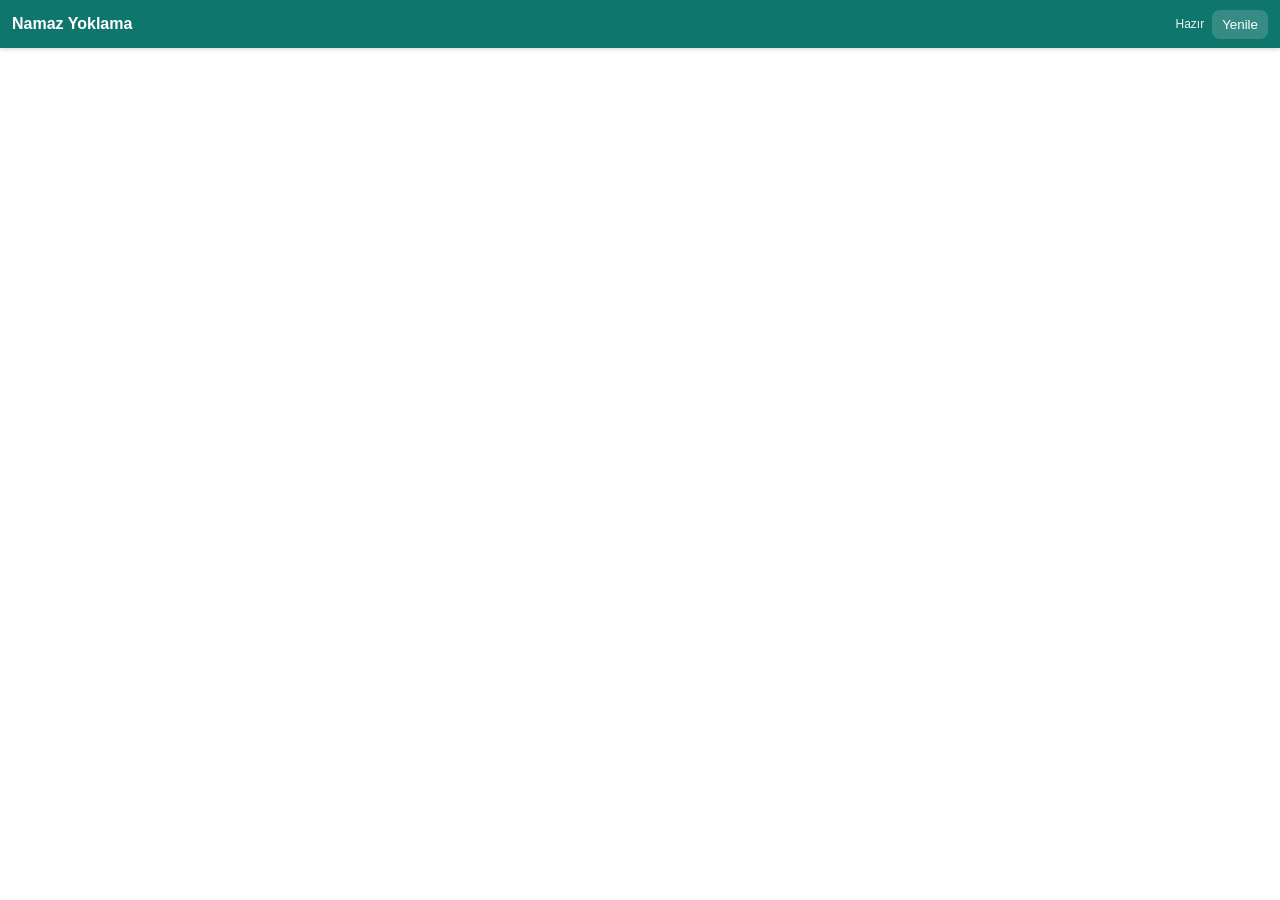
<file: index.html>
<!doctype html>
<html lang="tr">
<head>
  <meta charset="utf-8">
  <meta name="viewport" content="width=device-width,initial-scale=1,viewport-fit=cover">
  <meta name="theme-color" content="#0f766e">
  <meta name="mobile-web-app-capable" content="yes">
  <meta name="apple-mobile-web-app-capable" content="yes">
  <meta name="apple-mobile-web-app-status-bar-style" content="black-translucent">
  <meta name="apple-mobile-web-app-title" content="Namaz Yoklama">
  <title>Namaz Yoklama</title>
  <link rel="manifest" href="./manifest.webmanifest">
  <link rel="icon" href="./icon-192.png" sizes="192x192">
  <link rel="apple-touch-icon" href="./icon-192.png">
  <style>
    :root { color-scheme: light; }
    * { box-sizing:border-box; }
    html,body { margin:0; height:100%; background:#f5f7f7; font-family:Arial,Helvetica,sans-serif; }
    body { overflow:hidden; }
    #app { position:fixed; inset:0; display:flex; flex-direction:column; }
    #bar {
      min-height:48px; padding:env(safe-area-inset-top) 12px 0;
      display:flex; align-items:center; gap:8px;
      background:#0f766e; color:white; box-shadow:0 1px 5px rgba(0,0,0,.18);
      z-index:3;
    }
    #title { font-weight:700; flex:1; }
    #status { font-size:12px; opacity:.92; }
    #reload {
      border:0; background:rgba(255,255,255,.16); color:white; border-radius:8px;
      padding:7px 10px; cursor:pointer;
    }
    #frame { border:0; width:100%; flex:1; background:white; }
    #offline {
      display:none; position:fixed; inset:48px 0 0 0; place-items:center;
      padding:24px; background:#f5f7f7; z-index:4;
    }
    .card {
      width:min(420px, 92vw); padding:28px; border-radius:18px; background:white;
      box-shadow:0 8px 32px rgba(0,0,0,.10); text-align:center;
    }
    .card h2 { margin:0 0 10px; color:#0f766e; }
    .card p { margin:0 0 18px; line-height:1.5; color:#46505a; }
    .card button {
      border:0; background:#0f766e; color:white; border-radius:10px;
      padding:11px 18px; font-weight:700; cursor:pointer;
    }
  </style>
</head>
<body>
  <div id="app">
    <div id="bar">
      <div id="title">Namaz Yoklama</div>
      <div id="status">Bağlanıyor…</div>
      <button id="reload" type="button">Yenile</button>
    </div>

    <iframe id="frame"
      src="https://script.google.com/macros/s/AKfycby5_wXsLHny2VXss3kvzQi4NnKpRM-qEjPIhDOTPyXzJwRealYgl0-qHcEm0qS_2WBS/exec"
      allow="clipboard-read; clipboard-write"
      referrerpolicy="strict-origin-when-cross-origin"
      title="Namaz Yoklama">
    </iframe>
  </div>

  <div id="offline">
    <div class="card">
      <h2>İnternet bağlantısı yok</h2>
      <p>Namaz Yoklama uygulamasına erişmek için internet bağlantısı gereklidir.</p>
      <button type="button" onclick="location.reload()">Tekrar Dene</button>
    </div>
  </div>

  <script>
    const frame = document.getElementById('frame');
    const statusEl = document.getElementById('status');
    const offline = document.getElementById('offline');
    const reload = document.getElementById('reload');

    function updateNetwork() {
      if (navigator.onLine) {
        offline.style.display = 'none';
        statusEl.textContent = 'Çevrimiçi';
      } else {
        offline.style.display = 'grid';
        statusEl.textContent = 'Çevrimdışı';
      }
    }

    window.addEventListener('online', () => {
      updateNetwork();
      frame.src = 'https://script.google.com/macros/s/AKfycby5_wXsLHny2VXss3kvzQi4NnKpRM-qEjPIhDOTPyXzJwRealYgl0-qHcEm0qS_2WBS/exec';
    });

    window.addEventListener('offline', updateNetwork);

    frame.addEventListener('load', () => {
      if (navigator.onLine) statusEl.textContent = 'Hazır';
    });

    reload.addEventListener('click', () => {
      if (navigator.onLine) frame.src = 'https://script.google.com/macros/s/AKfycby5_wXsLHny2VXss3kvzQi4NnKpRM-qEjPIhDOTPyXzJwRealYgl0-qHcEm0qS_2WBS/exec';
      else updateNetwork();
    });

    updateNetwork();

    if ('serviceWorker' in navigator) {
      window.addEventListener('load', () => {
        navigator.serviceWorker.register('./sw.js').catch(() => {});
      });
    }
  </script>
</body>
</html>
</file>
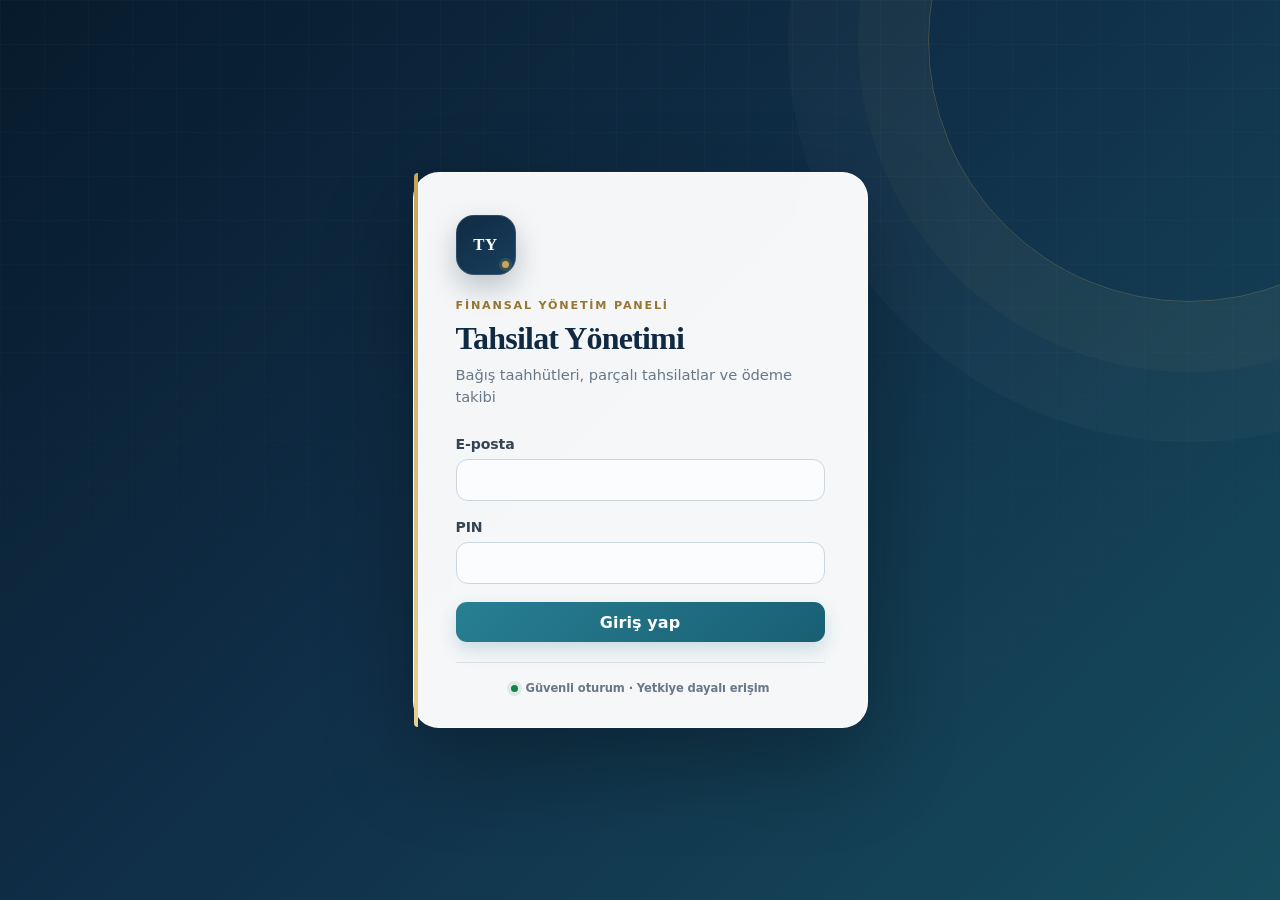
<file: github-pages-pwa-hazir/index.html>
<!doctype html>
<html lang="tr">
<head>
  <meta charset="utf-8">
  <meta name="viewport" content="width=device-width, initial-scale=1, viewport-fit=cover">
  <meta name="theme-color" content="#163A5F">
  <meta name="apple-mobile-web-app-capable" content="yes">
  <meta name="apple-mobile-web-app-status-bar-style" content="default">
  <meta name="apple-mobile-web-app-title" content="Tahsilat">
  <link rel="icon" type="image/svg+xml" href="data:image/svg+xml,%3Csvg xmlns='http://www.w3.org/2000/svg' viewBox='0 0 64 64'%3E%3Crect width='64' height='64' rx='14' fill='%23163A5F'/%3E%3Cpath d='M18 20h28v7H18zm0 12h19v7H18zm0 12h12v7H18z' fill='white'/%3E%3Ccircle cx='46' cy='43' r='10' fill='%232E75B6'/%3E%3Cpath d='M42 43l3 3 6-7' fill='none' stroke='white' stroke-width='3' stroke-linecap='round' stroke-linejoin='round'/%3E%3C/svg%3E">
  <title>Tahsilat Yönetimi</title>
  <meta name="description" content="Tahsilat, taahhüt, öğrenci, personel ve öğretmen ödemeleri yönetimi">
  <link rel="manifest" href="./manifest.webmanifest">
  <link rel="apple-touch-icon" href="./icons/apple-touch-icon.png">
  <link rel="stylesheet" href="./styles.css?v=102">
</head>
<body class="session-restoring">
  <div id="toast" class="toast" role="status" aria-live="polite"></div>
  <main id="loginView" class="login-shell hidden">
    <section class="login-card">
      <div class="brand-mark">TY</div>
      <span class="login-eyebrow">Finansal yönetim paneli</span>
      <h1>Tahsilat Yönetimi</h1>
      <p>Bağış taahhütleri, parçalı tahsilatlar ve ödeme takibi</p>
      <form id="loginForm" class="stack">
        <label>E-posta<input id="loginEmail" type="email" autocomplete="username" required></label>
        <label>PIN<input id="loginPin" type="password" inputmode="numeric" autocomplete="current-password" minlength="4" maxlength="8" required></label>
        <button class="btn primary" type="submit">Giriş yap</button>
      </form>
      <div class="login-assurance"><span></span>Güvenli oturum · Yetkiye dayalı erişim</div>
    </section>
  </main>

  <div id="appView" class="app hidden">
    <aside class="sidebar">
      <a id="homeBrand" class="brand" href="#dashboard" aria-label="Ana sayfaya git"><span class="brand-mark small">TY</span><div><strong>Tahsilat</strong><span>Finans ve operasyon</span></div></a>
      <nav id="nav" aria-label="Ana menü"></nav>
      <div class="profile"><strong id="profileName"></strong><span id="profileRole"></span><button id="installBtn" class="btn ghost" type="button">Telefona ekle</button><button id="logoutBtn" class="btn ghost">Çıkış</button></div>
    </aside>
    <div class="workspace">
      <header class="topbar">
        <button id="menuBtn" class="icon-btn" aria-label="Menüyü aç">☰</button>
        <div><h2 id="pageTitle">Genel görünüm</h2><p id="pageHint"></p></div>
        <div id="syncStatus" class="sync-status" title="Veri kaynağı"><span></span><strong>Canlı veri</strong></div>
        <div id="backgroundStatus" class="background-status hidden" role="status"><span></span><strong>İşlem arka planda sürüyor</strong></div>
        <div class="date-filter"><label>Başlangıç<input id="startDate" type="date"></label><label>Bitiş<input id="endDate" type="date"></label><label class="inline-check"><input id="filterLists" type="checkbox">Listelere uygula</label><button id="applyFilter" class="btn secondary">Uygula</button></div>
      </header>
      <section id="content" class="content" aria-live="polite"></section>
    </div>
  </div>

  <dialog id="modal"><div class="modal-card"><div class="modal-head"><div><span class="modal-eyebrow">TAHSİLAT YÖNETİMİ</span><h3 id="modalTitle"></h3></div><button class="icon-btn modal-close" type="button" aria-label="Kapat" onclick="document.getElementById('modal').close()">×</button></div><div id="modalBody"></div></div></dialog>
  <div id="sessionWarning" class="session-warning hidden" role="alertdialog" aria-modal="true" aria-labelledby="sessionWarningTitle">
    <div class="session-warning-card">
      <div class="session-warning-icon" aria-hidden="true">⌛</div>
      <strong id="sessionWarningTitle">Oturum kapanmak üzere</strong>
      <p>Uzun süredir işlem yapılmadı. Oturumunuz <span id="sessionCountdown">2:00</span> içinde kapanacak.</p>
      <button class="btn primary" type="button" onclick="continueSession()">Oturuma devam et</button>
    </div>
  </div>
  <script src="./app.js?v=108" defer></script>
</body>
</html>
</file>
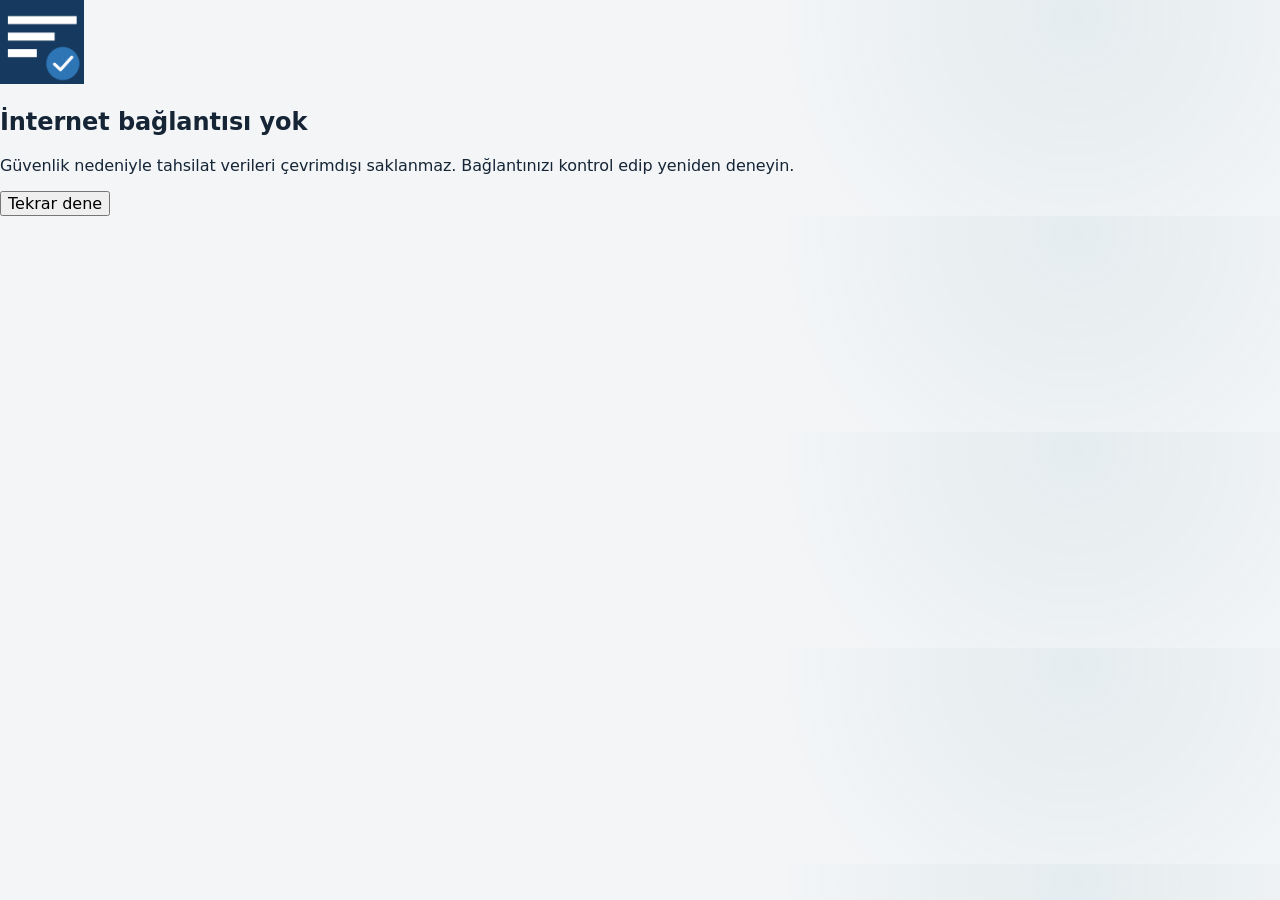
<file: github-pages-pwa-hazir/offline.html>
<!doctype html>
<html lang="tr">
<head><meta charset="utf-8"><meta name="viewport" content="width=device-width,initial-scale=1"><meta name="theme-color" content="#163a5f"><title>Çevrimdışı — Tahsilat Yönetimi</title><link rel="stylesheet" href="./styles.css"></head>
<body><main class="app-shell"><section class="message-card"><img src="./icons/icon-192.png" alt="" width="84" height="84"><h1>İnternet bağlantısı yok</h1><p>Güvenlik nedeniyle tahsilat verileri çevrimdışı saklanmaz. Bağlantınızı kontrol edip yeniden deneyin.</p><button class="primary-button" type="button" onclick="location.href='./'">Tekrar dene</button></section></main></body>
</html>
</file>
<file: github-pages-pwa-hazir/styles.css>
:root{--navy:#163a5f;--blue:#2e75b6;--blue2:#e8f1f9;--ink:#17212b;--muted:#657180;--line:#dce4eb;--bg:#f4f7fa;--white:#fff;--green:#14804a;--amber:#a66300;--red:#b42318;--radius:14px;--shadow:0 18px 50px rgba(22,58,95,.12);--number-font:"Palatino Linotype","Book Antiqua",Palatino,Georgia,"Times New Roman",serif}
*{box-sizing:border-box}html,body{max-width:100%;overflow-x:hidden}body{margin:0;font-family:Arial,Helvetica,sans-serif;color:var(--ink);background:var(--bg);font-size:16px}button,input,select,textarea{font:inherit}button{cursor:pointer}.hidden{display:none!important}
.login-shell{min-height:100vh;display:grid;place-items:center;padding:24px;background:linear-gradient(135deg,#102f4d,#1e5f96)}.login-card{width:min(420px,100%);background:#fff;border-radius:22px;padding:36px;box-shadow:0 24px 70px rgba(0,0,0,.25)}.login-card h1{margin:20px 0 6px;color:var(--navy);font-size:1.65rem}.login-card p{margin:0 0 28px;color:var(--muted);line-height:1.5}.brand-mark{width:56px;height:56px;display:grid;place-items:center;border-radius:16px;background:var(--navy);color:#fff;font-weight:800;letter-spacing:.04em}.brand-mark.small{width:42px;height:42px;border-radius:12px;background:#fff;color:var(--navy)}
.stack{display:grid;gap:18px}label{display:grid;gap:7px;font-size:.88rem;font-weight:700;color:#344454}input,select,textarea{width:100%;border:1px solid #c8d3dd;border-radius:10px;padding:11px 12px;background:#fff;color:var(--ink);outline:none}input:focus,select:focus,textarea:focus{border-color:var(--blue);box-shadow:0 0 0 3px rgba(46,117,182,.14)}textarea{min-height:84px;resize:vertical}.btn{border:0;border-radius:10px;padding:11px 16px;font-weight:700}.btn.primary{background:var(--blue);color:#fff}.btn.secondary{background:var(--navy);color:#fff}.btn.ghost{background:transparent;color:inherit;border:1px solid rgba(255,255,255,.25)}.btn.danger{background:#fff1f0;color:var(--red)}.btn:disabled{opacity:.55;cursor:not-allowed}
.app{min-height:100vh;display:grid;grid-template-columns:250px 1fr}.sidebar{position:sticky;top:0;height:100vh;background:var(--navy);color:#fff;padding:20px 14px;display:flex;flex-direction:column;z-index:5}.brand{display:flex;align-items:center;gap:12px;padding:4px 8px 24px}.brand div{display:grid;gap:2px}.brand span{font-size:.78rem;color:#cbd9e6}.sidebar nav{display:grid;gap:5px;min-height:0;overflow-y:auto;padding-right:2px}.nav-btn{display:flex;align-items:center;gap:10px;border:0;background:transparent;color:#d9e5ef;padding:12px;border-radius:10px;text-align:left;font-weight:700}.nav-btn:hover,.nav-btn.active{background:rgba(255,255,255,.12);color:#fff}.nav-dot{width:8px;height:8px;border-radius:50%;background:#79a9d1}.profile{margin-top:auto;padding:16px 8px 4px;display:grid;gap:6px;border-top:1px solid rgba(255,255,255,.16)}.profile span{font-size:.8rem;color:#cbd9e6}.profile .btn{margin-top:8px}.workspace{min-width:0}.topbar{background:#fff;border-bottom:1px solid var(--line);padding:18px 26px;display:flex;align-items:center;gap:18px;position:sticky;top:0;z-index:4}.topbar h2{margin:0;font-size:1.35rem;color:var(--navy)}.topbar p{margin:4px 0 0;color:var(--muted);font-size:.86rem}.icon-btn{display:none;border:0;background:transparent;font-size:1.4rem;color:var(--navy);padding:6px}.date-filter{margin-left:auto;display:flex;align-items:end;gap:10px}.date-filter label{font-size:.74rem}.date-filter input{padding:8px}.content{padding:24px;display:grid;gap:20px}.cards{display:grid;grid-template-columns:repeat(4,minmax(0,1fr));gap:14px}.card,.panel{background:#fff;border:1px solid var(--line);border-radius:var(--radius);box-shadow:0 2px 7px rgba(22,58,95,.04)}.card{padding:18px}.card span{display:block;color:var(--muted);font-size:.82rem;font-weight:700}.card strong{display:block;margin-top:8px;font-size:1.55rem;color:var(--navy)}.panel{padding:20px}.panel-head{display:flex;align-items:center;justify-content:space-between;gap:12px;margin-bottom:14px}.panel-head h3{margin:0;color:var(--navy);font-size:1.05rem}.panel-head p{margin:4px 0 0;color:var(--muted);font-size:.82rem}.grid-2{display:grid;grid-template-columns:1fr 1fr;gap:20px}.table-wrap{overflow:auto;border:1px solid var(--line);border-radius:12px}.data-table{width:100%;border-collapse:collapse;min-width:760px}.data-table th{position:sticky;top:0;background:var(--navy);color:#fff;text-align:left;padding:11px 12px;font-size:.78rem;white-space:nowrap}.data-table td{padding:10px 12px;border-bottom:1px solid #e8edf2;font-size:.86rem;white-space:nowrap}.data-table tbody tr:hover{background:#f7fafc}.money{text-align:right;font-variant-numeric:tabular-nums}.status{display:inline-flex;align-items:center;border-radius:999px;padding:5px 9px;font-size:.75rem;font-weight:800}.status.green{background:#e7f6ed;color:var(--green)}.status.amber{background:#fff4dd;color:var(--amber)}.status.red{background:#ffedeb;color:var(--red)}.empty{padding:32px;text-align:center;color:var(--muted)}.bar-list{display:grid;gap:13px}.bar-row{display:grid;grid-template-columns:minmax(120px,1fr) 2fr auto;gap:12px;align-items:center;font-size:.85rem}.bar-track{height:10px;background:#e7edf3;border-radius:99px;overflow:hidden}.bar-fill{height:100%;background:var(--blue);border-radius:99px}.actions{display:flex;gap:8px;flex-wrap:wrap}.tabs{display:flex;gap:8px;margin-bottom:14px}.tab{border:1px solid var(--line);background:#fff;color:var(--navy);border-radius:9px;padding:8px 12px;font-weight:700}.tab.active{background:var(--navy);color:#fff}.modal-card{width:min(620px,calc(100vw - 32px));border:0;border-radius:18px;padding:0;box-shadow:var(--shadow)}dialog::backdrop{background:rgba(12,31,48,.55)}.modal-head{display:flex;align-items:center;justify-content:space-between;padding:18px 20px;border-bottom:1px solid var(--line)}.modal-head h3{margin:0;color:var(--navy)}.modal-head .icon-btn{display:block}.form-grid{padding:20px;display:grid;grid-template-columns:1fr 1fr;gap:16px}.form-grid .wide{grid-column:1/-1}.form-actions{grid-column:1/-1;display:flex;justify-content:flex-end;gap:10px;padding-top:6px}.toast{position:fixed;right:22px;bottom:22px;z-index:20;background:#17212b;color:#fff;border-radius:10px;padding:12px 16px;box-shadow:var(--shadow);opacity:0;transform:translateY(12px);pointer-events:none;transition:.2s}.toast.show{opacity:1;transform:none}.toast.error{background:var(--red)}.loading{padding:50px;text-align:center;color:var(--muted)}
.inline-check{display:flex!important;align-items:center;gap:6px;white-space:nowrap;padding-bottom:7px}.inline-check input{width:auto;margin:0}
.card,.panel,.workspace{min-width:0}.grid-2{grid-template-columns:minmax(0,1fr) minmax(0,1fr)}.table-wrap{width:100%;max-width:100%}#modal{width:min(620px,calc(100vw - 32px));border:0;padding:0;max-width:calc(100vw - 20px);max-height:calc(100dvh - 24px);overflow:hidden}.modal-card{display:flex;flex-direction:column;width:100%;max-width:100%;max-height:calc(100dvh - 24px);overflow:hidden}.modal-head{flex:0 0 auto}.modal-body,#modalBody{min-height:0;overflow-y:auto;overflow-x:hidden;overscroll-behavior:contain;scrollbar-gutter:stable;-webkit-overflow-scrolling:touch}.form-grid>*{min-width:0}input,select,textarea{min-width:0}.field-invalid{border-color:var(--red)!important;box-shadow:0 0 0 3px rgba(183,53,46,.14)!important}
.row-actions{display:flex;gap:6px}.cell-note{display:block;max-width:220px;margin-top:5px;color:var(--muted);font-size:.72rem;white-space:normal}.btn.tiny{padding:6px 9px;border:1px solid var(--line);background:#fff;color:var(--navy);font-size:.75rem}.btn.tiny.danger{background:#fff1f0;color:var(--red);border-color:#ffd0cc}
.check-field{border:1px solid var(--line);border-radius:10px;padding:12px}.check-field legend{padding:0 6px;font-size:.88rem;font-weight:700;color:#344454}.check-grid{display:grid;grid-template-columns:1fr 1fr;gap:10px}.check-item{display:flex;grid-template-columns:none;align-items:center;gap:8px;padding:9px;border:1px solid #e4eaf0;border-radius:9px;background:#f8fafc}.check-item input{width:auto;margin:0}.check-item span{font-weight:600}
.upload-note{display:grid;gap:5px;padding:12px;border:1px solid #cfe0ef;border-radius:10px;background:#f1f7fc;color:#344454;font-size:.84rem;line-height:1.45}.upload-note strong{color:var(--navy)}
.cash-opening-summary{display:grid;grid-template-columns:repeat(3,minmax(0,1fr));gap:9px;padding:13px;border:1px solid #cbdde5;border-radius:14px;background:linear-gradient(135deg,#f7fbfc,#edf5f7)}.cash-opening-summary>div{display:grid;gap:5px;padding:11px 12px;border:1px solid #dce7eb;border-radius:11px;background:#fff}.cash-opening-summary span{color:var(--muted);font-size:.69rem;font-weight:800}.cash-opening-summary strong{color:var(--navy);font-size:.96rem;font-variant-numeric:tabular-nums}.cash-opening-summary strong.invalid{color:var(--red)}.cash-opening-summary p{grid-column:1/-1;margin:0;padding:9px 11px;border-radius:9px;background:#e7f3ec;color:#256b48;font-size:.75rem;line-height:1.45}.cash-opening-summary p.invalid{background:#ffedeb;color:var(--red)}.income-text{color:var(--green)!important}.expense-text{color:var(--red)!important}
@media(max-width:760px){.cash-opening-summary{grid-template-columns:1fr}.cash-opening-summary p{grid-column:1}}
.search-picker{display:grid;gap:10px}.picker-status{font-size:.8rem;color:var(--muted)}.picker-list{display:grid;gap:8px;max-height:270px;overflow:auto}.picker-item{display:grid;gap:4px;width:100%;text-align:left;border:1px solid var(--line);background:#fff;border-radius:10px;padding:10px;color:var(--ink)}.picker-item:hover{border-color:var(--blue);background:#f6faff}.picker-item.selected{border-color:var(--blue);background:var(--blue2);box-shadow:0 0 0 2px rgba(46,117,182,.12)}.picker-item strong{color:var(--navy)}.picker-item span{font-size:.8rem;color:var(--muted);line-height:1.35}
.bulk-picker{display:grid;gap:10px}.bulk-picker-tools{display:flex;align-items:end;justify-content:space-between;gap:12px}.bulk-picker-tools label{flex:1}.bulk-picker-list{display:grid;gap:8px;max-height:360px;overflow:auto;padding-right:3px}.bulk-picker-item{display:grid;grid-template-columns:auto minmax(0,1fr) 130px;align-items:center;gap:10px;border:1px solid var(--line);border-radius:11px;padding:9px;background:#fff}.bulk-picker-item.selected{border-color:var(--blue);background:var(--blue2)}.bulk-picker-item>.bulk-check{width:18px;height:18px}.bulk-picker-copy{display:grid;gap:3px;border:0;background:transparent;text-align:left;color:var(--ink);padding:2px;cursor:pointer}.bulk-picker-copy strong{color:var(--navy)}.bulk-picker-copy span{font-size:.78rem;color:var(--muted)}.bulk-picker-item>label{font-size:.7rem}.bulk-picker-item .bulk-amount{padding:8px}.bulk-picker-summary{display:flex;align-items:center;justify-content:space-between;padding:10px 12px;border-radius:10px;background:#f1f7fc;color:var(--navy)}
.student-import-item{grid-template-columns:auto minmax(0,1fr)}
.drill-note{margin-bottom:12px;padding:10px 12px;border-radius:10px;background:#f1f7fc;color:var(--muted);font-size:.82rem}.drill-row{cursor:pointer}.data-table tbody tr.drill-row:hover{background:#e8f2fb}.drill-nav{display:flex;align-items:center;gap:14px;margin-bottom:14px;padding:12px 14px;border:1px solid #bcd5e9;border-radius:11px;background:#f1f7fc}.drill-nav>div{display:grid;gap:3px}.drill-nav strong{color:var(--navy)}.drill-nav span{color:var(--muted);font-size:.8rem}
.staff-payment-filters{display:grid;grid-template-columns:repeat(5,minmax(130px,1fr)) auto;align-items:end;gap:10px;margin-bottom:10px;padding:12px;border:1px solid var(--line);border-radius:11px;background:#f8fafc}.staff-payment-filters label{font-size:.72rem}.staff-payment-filters input,.staff-payment-filters select{padding:8px}.staff-payment-filters .filter-actions{display:flex;gap:7px}.filter-result{margin-bottom:12px;color:var(--muted);font-size:.8rem}.filter-result strong{color:var(--navy)}
.staff-accrual-filters{grid-template-columns:repeat(4,minmax(140px,1fr))}.staff-accrual-filters .filter-actions{align-self:end}
.accrual-filter-summary{display:grid;grid-template-columns:repeat(4,minmax(130px,1fr));gap:8px;margin-bottom:12px}.accrual-filter-summary>div{display:grid;gap:3px;padding:10px 12px;border:1px solid var(--line);border-radius:10px;background:#fff}.accrual-filter-summary span{color:var(--muted);font-size:.7rem}.accrual-filter-summary strong{color:var(--navy);font-size:.92rem}.accrual-filter-summary>div:last-child strong{color:var(--red)}
.staff-scope-bar{display:flex;align-items:center;justify-content:space-between;gap:14px;margin-bottom:14px;padding:12px 14px;border:1px solid #bcd5e9;border-radius:12px;background:#f1f7fc}.staff-scope-bar>div:first-child{display:grid;gap:3px}.staff-scope-bar strong{color:var(--navy)}.staff-scope-bar span{color:var(--muted);font-size:.8rem}.staff-scope-modal{display:grid;gap:12px}.staff-scope-modal>p{margin:0;color:var(--muted);font-size:.86rem}.staff-scope-months{display:flex;gap:8px;overflow:auto;padding:2px 1px 7px}.staff-scope-month{display:grid;gap:2px;min-width:130px;padding:10px 13px;border:1px solid var(--line);border-radius:11px;background:#fff;color:var(--ink);text-align:left;cursor:pointer}.staff-scope-month strong{font-size:.83rem;color:var(--navy)}.staff-scope-month span{font-size:.7rem;color:var(--muted)}.staff-scope-month.active{border-color:var(--blue);background:var(--blue2);box-shadow:inset 0 -3px 0 var(--blue)}.staff-scope-month-panel{display:grid;gap:10px}.staff-scope-month-tools{display:flex;gap:7px;flex-wrap:wrap}.staff-scope-list{display:grid;grid-template-columns:1fr 1fr;gap:8px;max-height:360px;overflow:auto}.staff-scope-item{display:flex;align-items:center;gap:10px;padding:10px;border:1px solid var(--line);border-radius:10px;background:#fff;cursor:pointer}.staff-scope-item:has(input:checked){border-color:var(--blue);background:var(--blue2)}.staff-scope-item input{width:18px;height:18px}.staff-scope-item span{display:grid;gap:2px}.staff-scope-item strong{color:var(--navy);font-size:.86rem}.staff-scope-item small{color:var(--muted);font-size:.74rem}.staff-scope-footer{display:flex;align-items:center;justify-content:space-between;gap:10px;padding:10px 12px;border-radius:10px;background:#f8fafc}.staff-scope-footer span{font-weight:700;color:var(--navy)}
.bulk-target-checks{max-height:390px;overflow:auto}.bulk-target-tools{display:flex;align-items:center;gap:8px;margin-bottom:10px}.bulk-target-tools span{margin-left:auto;color:var(--muted);font-size:.78rem}.carry-note{display:grid;gap:5px;padding:13px;border:1px solid #bcd5e9;border-radius:10px;background:#f1f7fc}.carry-note strong{color:var(--navy)}.carry-note span{color:var(--muted);font-size:.8rem}
.clickable-card{cursor:pointer;transition:transform .15s,border-color .15s,box-shadow .15s}.clickable-card:hover,.clickable-card:focus{transform:translateY(-2px);border-color:var(--blue);box-shadow:0 8px 22px rgba(22,58,95,.12);outline:none}.clickable-card em{display:block;margin-top:7px;color:var(--blue);font-size:.72rem;font-style:normal;font-weight:700}.remaining-modal-summary{display:grid;grid-template-columns:repeat(3,1fr) auto;align-items:center;gap:10px;padding:18px 20px;border-bottom:1px solid var(--line);background:#f8fafc}.remaining-modal-summary>div{display:grid;gap:4px}.remaining-modal-summary>div span{color:var(--muted);font-size:.74rem}.remaining-modal-summary>div strong{color:var(--navy);font-size:1.15rem}.remaining-tables{display:grid;gap:12px;padding:18px 20px;max-height:65vh;overflow:auto}.remaining-tables h4{margin:6px 0 0;color:var(--navy)}
dialog.wide-modal .modal-card{width:min(900px,calc(100vw - 32px))}
.pledge-search{display:grid;grid-template-columns:minmax(220px,420px) auto auto 1fr;gap:9px;align-items:center;margin-bottom:14px}.pledge-search span{color:var(--muted);font-size:.82rem}.selectable-row{cursor:pointer}.selectable-row input{width:auto;pointer-events:none}.data-table tbody tr.selected-row{background:#e5f1fb;box-shadow:inset 4px 0 0 var(--blue)}.selected-record-actions{display:flex;align-items:center;justify-content:space-between;gap:14px;margin-bottom:14px;padding:12px 14px;border:1px solid #bcd5e9;border-radius:11px;background:#f1f7fc}.selected-record-actions strong{color:var(--navy);font-size:.88rem}.selected-pledge-summary{display:grid;gap:5px;padding:13px;border:1px solid #bcd5e9;border-radius:10px;background:#f1f7fc}.selected-pledge-summary strong{color:var(--navy)}.selected-pledge-summary span{font-size:.84rem;color:var(--muted)}
.pledge-filters{display:grid;grid-template-columns:repeat(5,minmax(130px,1fr)) auto;gap:9px;align-items:end;margin-bottom:14px;padding:12px;border:1px solid var(--line);border-radius:11px;background:#f8fafc}.pledge-filters label{font-size:.72rem}.pledge-filters select{padding:9px}.bar-value{min-width:150px}.panel-head p{line-height:1.4}
.pledge-filter-summary{display:grid;grid-template-columns:repeat(4,minmax(140px,1fr));gap:10px;margin-top:14px;padding:14px;border:1px solid #bcd5e9;border-radius:12px;background:#f1f7fc}.pledge-filter-summary>div{display:grid;gap:4px}.pledge-filter-summary span{color:var(--muted);font-size:.74rem}.pledge-filter-summary strong{color:var(--navy);font-size:1.05rem}.pledge-filter-summary>div:last-child strong{color:var(--red)}
.pledge-column-chooser{display:grid;gap:13px}.pledge-column-chooser>p{margin:0;color:var(--muted);font-size:.86rem}.pledge-column-tools{display:flex;gap:8px;flex-wrap:wrap}.pledge-column-grid{display:grid;grid-template-columns:repeat(3,minmax(0,1fr));gap:8px}.pledge-column-item{display:flex;align-items:center;gap:9px;padding:10px;border:1px solid var(--line);border-radius:10px;background:#f8fafc;cursor:pointer}.pledge-column-item:has(input:checked){border-color:var(--blue);background:var(--blue2)}.pledge-column-item input{width:18px;height:18px;margin:0}.pledge-column-item span{font-size:.78rem;font-weight:700;color:var(--navy)}
.income-cell{color:var(--green);font-weight:700}.finance-cell{color:var(--blue);font-weight:700}.expense-cell{color:var(--red);font-weight:700}
.overdue-value{color:var(--red)!important;font-weight:800}.student-plan-note{display:grid;gap:4px;color:var(--muted);font-size:.75rem}.student-plan-note strong{color:var(--navy)}
.target-toolbar{display:flex;align-items:end;justify-content:flex-end;gap:10px;flex-wrap:wrap;margin:0 0 14px}.target-toolbar label{min-width:210px}.target-toolbar select{padding:9px}
.target-status-cell{display:grid;gap:5px;min-width:145px}.target-status-cell small{color:var(--muted);font-size:.7rem;line-height:1.25}
.pagination{display:flex;align-items:center;justify-content:space-between;gap:12px;padding:12px 4px 0;color:var(--muted);font-size:.82rem}.pagination>div{display:flex;gap:7px}.pagination.single{justify-content:flex-end}
.install-help{padding:20px;display:grid;gap:12px;line-height:1.55;color:#344454}.install-help p{margin:0}.install-help strong{color:var(--navy)}
.sync-status,.background-status{display:flex;align-items:center;gap:8px;padding:8px 11px;border-radius:999px;font-size:.76rem;white-space:nowrap}.sync-status{margin-left:auto;background:#e7f6ed;color:var(--green)}.sync-status.cached{background:#e8f1fb;color:var(--blue)}.sync-status.syncing{background:#fff4dd;color:var(--amber)}.sync-status span{width:8px;height:8px;border-radius:50%;background:currentColor;box-shadow:0 0 0 3px color-mix(in srgb,currentColor 16%,transparent)}.sync-status.syncing span{border:2px solid currentColor;border-right-color:transparent;background:transparent;animation:busy-spin .8s linear infinite}.sync-status strong,.background-status strong{font-size:inherit}.background-status{background:#fff4dd;color:var(--amber)}.background-status span{width:9px;height:9px;border:2px solid currentColor;border-right-color:transparent;border-radius:50%;animation:busy-spin .8s linear infinite}@keyframes busy-spin{to{transform:rotate(360deg)}}body.operation-running .content .btn,body.operation-running .content .selectable-row{pointer-events:none;opacity:.58}body.operation-running #modal .btn.primary{pointer-events:none;opacity:.55}
@media(max-width:1050px){.cards{grid-template-columns:repeat(2,1fr)}.grid-2{grid-template-columns:1fr}.app{grid-template-columns:220px 1fr}.pledge-filters{grid-template-columns:repeat(3,1fr)}.staff-payment-filters{grid-template-columns:repeat(3,minmax(130px,1fr))}.topbar{flex-wrap:wrap}.date-filter{width:100%;margin-left:0;justify-content:flex-end}}
@media(max-width:760px){.app{display:block}.sidebar{position:fixed;left:-270px;width:250px;transition:.2s;box-shadow:var(--shadow)}.sidebar.open{left:0}.icon-btn{display:block}.topbar{padding:14px 16px}.date-filter{display:grid;grid-template-columns:1fr 1fr;width:100%;gap:8px}.date-filter .inline-check,.date-filter .btn{align-self:end}.content{padding:16px}.cards{grid-template-columns:1fr}.form-grid{grid-template-columns:1fr}.form-grid .wide,.form-actions{grid-column:1}.login-card{padding:28px 22px}.bar-row{grid-template-columns:1fr}.bar-row .money{text-align:left}.check-grid{grid-template-columns:1fr}.pledge-search{grid-template-columns:1fr 1fr}.pledge-search input,.pledge-search span{grid-column:1/-1}.pledge-filters,.staff-payment-filters{grid-template-columns:1fr 1fr}.staff-payment-filters .filter-actions{grid-column:1/-1}.staff-payment-filters .filter-actions .btn{flex:1}.selected-record-actions,.drill-nav{align-items:flex-start;flex-direction:column}.target-toolbar{align-items:stretch}.target-toolbar label,.target-toolbar .btn{width:100%}.pagination{align-items:flex-start;flex-direction:column}.pagination>div{width:100%}.pagination .btn{flex:1}.bulk-picker-tools{align-items:stretch;flex-direction:column}.bulk-picker-tools .actions{width:100%}.bulk-picker-tools .btn{flex:1}.bulk-picker-item{grid-template-columns:auto minmax(0,1fr)}.bulk-picker-item>label{grid-column:2}.remaining-modal-summary{grid-template-columns:1fr 1fr}.remaining-modal-summary>.status{justify-self:start}}
@media(max-width:760px){.staff-scope-bar{align-items:stretch;flex-direction:column}.staff-scope-bar .actions{width:100%}.staff-scope-bar .btn{flex:1}.staff-scope-list{grid-template-columns:1fr}.staff-scope-month-tools .btn{flex:1}.staff-scope-footer{align-items:stretch;flex-direction:column}.bulk-target-tools{align-items:stretch;flex-wrap:wrap}.bulk-target-tools span{width:100%;margin-left:0}}
@media(max-width:760px){.pledge-filter-summary{grid-template-columns:1fr 1fr}}
@media(max-width:760px){.pledge-column-grid{grid-template-columns:1fr 1fr}.pledge-column-tools .btn{flex:1}}
@media(max-width:760px){.accrual-filter-summary{grid-template-columns:1fr 1fr}}
/* Premium visual layer */
:root{--navy:#102a43;--navy-deep:#071a2b;--navy-soft:#183f5d;--blue:#26758a;--blue2:#e9f3f5;--gold:#c9a55a;--gold-soft:#fff8e9;--ink:#152536;--muted:#687889;--line:#dce3e9;--bg:#f3f5f7;--white:#fff;--radius:18px;--shadow:0 18px 45px rgba(15,42,67,.09);--shadow-soft:0 5px 18px rgba(15,42,67,.06)}
body{font-family:"Aptos","Segoe UI",Inter,system-ui,-apple-system,sans-serif;background:radial-gradient(circle at 84% 8%,rgba(38,117,138,.07),transparent 27%),var(--bg);letter-spacing:-.006em}
.login-shell{position:relative;isolation:isolate;overflow:hidden;background:linear-gradient(135deg,#071a2b 0%,#102f49 48%,#164c5d 100%)}
.login-shell:before{content:"";position:absolute;inset:0;z-index:-2;background-image:linear-gradient(rgba(255,255,255,.025) 1px,transparent 1px),linear-gradient(90deg,rgba(255,255,255,.025) 1px,transparent 1px);background-size:44px 44px;mask-image:linear-gradient(to bottom,black,transparent)}
.login-shell:after{content:"";position:absolute;width:520px;height:520px;right:-170px;top:-220px;z-index:-1;border-radius:50%;border:1px solid rgba(201,165,90,.28);box-shadow:0 0 0 70px rgba(201,165,90,.04),0 0 0 140px rgba(255,255,255,.025)}
.login-card{position:relative;width:min(455px,100%);padding:42px 42px 32px;border:1px solid rgba(255,255,255,.78);border-radius:26px;background:rgba(255,255,255,.96);box-shadow:0 34px 90px rgba(0,0,0,.3);backdrop-filter:blur(18px)}
.login-card:before{content:"";position:absolute;inset:0 auto 0 0;width:4px;border-radius:26px 0 0 26px;background:linear-gradient(var(--gold),#e8d095)}
.brand-mark{position:relative;width:60px;height:60px;border-radius:18px;background:linear-gradient(145deg,var(--navy),var(--navy-soft));box-shadow:0 12px 28px rgba(15,42,67,.25),inset 0 0 0 1px rgba(255,255,255,.12);font-family:Georgia,serif;font-size:1.05rem}
.brand-mark:after{content:"";position:absolute;right:7px;bottom:7px;width:7px;height:7px;border-radius:50%;background:var(--gold);box-shadow:0 0 0 3px rgba(201,165,90,.18)}
.login-eyebrow{display:block;margin-top:24px;color:#987630;font-size:.7rem;font-weight:800;letter-spacing:.16em;text-transform:uppercase}
.login-card h1{margin:8px 0 7px;font-family:Georgia,"Times New Roman",serif;font-size:2rem;font-weight:700;letter-spacing:-.025em}
.login-card p{font-size:.92rem}
.login-assurance{display:flex;align-items:center;justify-content:center;gap:8px;margin-top:20px;padding-top:18px;border-top:1px solid var(--line);color:var(--muted);font-size:.72rem;font-weight:600}.login-assurance span{width:7px;height:7px;border-radius:50%;background:var(--green);box-shadow:0 0 0 4px rgba(20,128,74,.1)}
input,select,textarea{border-color:#ccd6de;border-radius:12px;padding:12px 13px;background:#fbfcfd;transition:border-color .18s,box-shadow .18s,background .18s}input:hover,select:hover,textarea:hover{border-color:#aebcc7;background:#fff}input:focus,select:focus,textarea:focus{border-color:var(--blue);background:#fff;box-shadow:0 0 0 4px rgba(38,117,138,.12)}
.btn{min-height:40px;border-radius:11px;padding:10px 16px;letter-spacing:.005em;box-shadow:none;transition:transform .16s,box-shadow .16s,background .16s}.btn:hover:not(:disabled){transform:translateY(-1px)}.btn.primary{background:linear-gradient(135deg,#287f92,#195f74);box-shadow:0 8px 18px rgba(38,117,138,.2)}.btn.primary:hover:not(:disabled){box-shadow:0 11px 24px rgba(38,117,138,.28)}.btn.secondary{background:linear-gradient(135deg,var(--navy),#173c59);box-shadow:0 7px 16px rgba(15,42,67,.15)}.btn.danger{border:1px solid #f2d1cd;background:#fff5f3}.btn.tiny{min-height:32px;border-radius:9px;background:#fff;box-shadow:0 2px 7px rgba(15,42,67,.04)}
.app{grid-template-columns:274px minmax(0,1fr)}
.sidebar{width:274px;height:100vh;height:100dvh;padding:12px 10px 9px;overflow:hidden;background:radial-gradient(circle at 20% 0%,rgba(61,137,151,.28),transparent 27%),linear-gradient(180deg,#0c263b 0%,#071b2c 100%);border-right:1px solid rgba(255,255,255,.08);box-shadow:10px 0 30px rgba(7,26,43,.08)}
.brand{flex:0 0 auto;padding:2px 8px 12px;margin-bottom:3px;border-bottom:1px solid rgba(255,255,255,.09)}.brand-mark.small{width:40px;height:40px;border-radius:13px;background:linear-gradient(145deg,#fff,#e8edf0);color:var(--navy);box-shadow:0 8px 20px rgba(0,0,0,.2)}.brand strong{font-family:Georgia,"Times New Roman",serif;font-size:1.02rem;letter-spacing:.015em}.brand span{color:#9fb2c1;font-size:.64rem;letter-spacing:.055em;text-transform:uppercase}
.sidebar nav{flex:1 1 auto;align-content:start;gap:2px;min-height:0;padding:3px 1px 4px;overflow-y:auto;overflow-x:hidden;overscroll-behavior:contain;scrollbar-width:none}.sidebar nav::-webkit-scrollbar{width:0;height:0}.nav-btn{position:relative;min-height:38px;gap:9px;padding:5px 8px;border:1px solid transparent;border-radius:10px;color:#bfd0dc;font-size:.79rem;font-weight:650;line-height:1.15;transition:background .14s,color .14s,border-color .14s}.nav-btn:hover{background:rgba(255,255,255,.06);color:#fff}.nav-btn.active{border-color:rgba(201,165,90,.25);background:linear-gradient(90deg,rgba(201,165,90,.17),rgba(255,255,255,.055));color:#fff;box-shadow:inset 3px 0 0 var(--gold)}.nav-icon{display:grid;place-items:center;width:26px;height:26px;flex:0 0 26px;border-radius:8px;background:rgba(255,255,255,.055);color:#8fb1bf}.nav-icon svg{width:16px;height:16px;fill:none;stroke:currentColor;stroke-width:1.75;stroke-linecap:round;stroke-linejoin:round}.nav-btn.active .nav-icon{background:rgba(201,165,90,.14);color:#e2c884}
.profile{flex:0 0 auto;margin:3px 3px 0;padding:8px 6px 0;display:grid;grid-template-columns:1fr 1fr;gap:5px 6px;border-top-color:rgba(255,255,255,.1)}.profile strong,.profile>span{grid-column:1/-1}.profile strong{font-size:.8rem;line-height:1.15}.profile span{color:#91a7b8;font-size:.7rem}.profile .btn{min-height:31px;margin-top:1px;padding:6px 7px;font-size:.72rem}.profile .btn.ghost{border-color:rgba(255,255,255,.13);background:rgba(255,255,255,.035);color:#dce6ed}.profile .btn.ghost:hover{background:rgba(255,255,255,.09);transform:none}
.workspace{background:transparent}.topbar{min-height:82px;padding:16px 28px;border-bottom:1px solid rgba(15,42,67,.08);background:rgba(255,255,255,.86);box-shadow:0 5px 22px rgba(15,42,67,.045);backdrop-filter:blur(18px)}.topbar h2{font-family:Georgia,"Times New Roman",serif;font-size:1.5rem;letter-spacing:-.02em}.topbar p{color:#778695}.date-filter{padding:7px;border:1px solid var(--line);border-radius:14px;background:#f8fafb}.date-filter label{padding-left:4px}.date-filter input{border:0;background:transparent;padding:7px 5px}.date-filter .btn{min-height:34px}.content{padding:26px 28px 38px;gap:22px;max-width:1800px;width:100%;margin:0 auto}
.sync-status,.background-status{border:1px solid rgba(20,128,74,.12);box-shadow:0 3px 10px rgba(15,42,67,.04)}
.cards{grid-template-columns:repeat(auto-fit,minmax(190px,1fr));gap:16px}.card,.panel{border:1px solid rgba(15,42,67,.09);border-radius:var(--radius);background:rgba(255,255,255,.95);box-shadow:var(--shadow-soft)}.card{position:relative;overflow:hidden;padding:21px 20px}.card:after{content:"";position:absolute;inset:0 0 auto;height:3px;background:linear-gradient(90deg,var(--gold),rgba(201,165,90,.15))}.card:nth-child(2n):after{background:linear-gradient(90deg,var(--blue),rgba(38,117,138,.12))}.card span{font-size:.74rem;letter-spacing:.06em;text-transform:uppercase}.card strong{margin-top:10px;font-family:Georgia,"Times New Roman",serif;font-size:1.65rem;letter-spacing:-.025em}.clickable-card:hover,.clickable-card:focus{transform:translateY(-3px);border-color:rgba(38,117,138,.45);box-shadow:0 18px 35px rgba(15,42,67,.12)}
.panel{padding:22px}.panel-head{margin-bottom:17px;padding-bottom:14px;border-bottom:1px solid #e8edf1}.panel-head h3{font-family:Georgia,"Times New Roman",serif;font-size:1.13rem}.panel-head p{margin-top:5px}.grid-2{gap:22px}
.table-wrap{border-color:#dfe5ea;border-radius:14px;background:#fff;box-shadow:inset 0 1px 0 rgba(255,255,255,.7)}.data-table th{padding:12px 13px;background:linear-gradient(180deg,#173b57,#102d46);font-size:.7rem;letter-spacing:.055em;text-transform:uppercase}.data-table td{padding:11px 13px;border-bottom-color:#edf0f3;font-size:.83rem}.data-table tbody tr:nth-child(even){background:#fafbfc}.data-table tbody tr:hover{background:#f0f7f8}.data-table tbody tr.selected-row{background:#e6f1f3;box-shadow:inset 4px 0 0 var(--gold)}
.tabs{display:inline-flex;padding:4px;border:1px solid var(--line);border-radius:12px;background:#f3f6f8}.tab{border:0;border-radius:9px;background:transparent;color:#5f7181}.tab.active{background:#fff;color:var(--navy);box-shadow:0 3px 12px rgba(15,42,67,.11)}.reference-tab-groups{display:flex;justify-content:space-between;align-items:flex-start;gap:14px;flex-wrap:wrap}.reference-tab-groups .tabs{margin-bottom:14px}
.bar-track{height:9px;background:#e7ecef}.bar-fill{background:linear-gradient(90deg,#26758a,#63a8ad)}
.status{border:1px solid currentColor;padding:4px 9px}.status.green{border-color:#bfe5cf}.status.amber{border-color:#efd7a8}.status.red{border-color:#f0c7c3}
.pledge-search,.pledge-filters,.staff-payment-filters,.staff-scope-bar,.pledge-filter-summary,.selected-record-actions{border-radius:14px;background:#f8fafb}.pledge-filters,.staff-payment-filters{border-color:#e0e6eb}.pledge-filter-summary>div,.accrual-filter-summary>div{border-radius:12px;box-shadow:0 3px 12px rgba(15,42,67,.04)}
.modal-card{border:1px solid rgba(255,255,255,.75);border-radius:22px;box-shadow:0 34px 90px rgba(7,26,43,.28)}dialog::backdrop{background:rgba(5,19,31,.64);backdrop-filter:blur(4px)}.modal-head{padding:19px 22px;background:linear-gradient(180deg,#fff,#f8fafb)}.modal-head h3{font-family:Georgia,"Times New Roman",serif;font-size:1.2rem}.form-grid{padding:22px}
.toast{border:1px solid rgba(255,255,255,.15);border-radius:13px;background:#102a43;box-shadow:0 18px 45px rgba(7,26,43,.24)}
@media(max-width:1050px){.app{grid-template-columns:230px 1fr}.sidebar{width:230px}.content{padding:22px}}
@media(max-width:760px){.sidebar{left:-286px;width:274px}.topbar{padding:13px 15px;background:rgba(255,255,255,.94)}.content{padding:15px 13px 28px}.login-card{padding:34px 26px 26px}.login-shell:after{right:-330px}.card{padding:18px}.panel{padding:16px}.panel-head{align-items:flex-start;flex-direction:column}.panel-head>.actions{width:100%}.panel-head>.actions .btn{flex:1}.date-filter{padding:8px}.tabs{display:flex;overflow-x:auto}.tab{white-space:nowrap}.pledge-column-grid{grid-template-columns:1fr}}

/* Clickable brand and link-based navigation */
.brand{color:inherit;text-decoration:none;cursor:pointer}.brand:focus-visible,.nav-btn:focus-visible{outline:2px solid var(--gold);outline-offset:3px}.nav-btn{text-decoration:none}
.bulk-edit-banner{display:flex;align-items:center;gap:12px;margin-bottom:14px;padding:13px 15px;border:1px solid #e0c98e;border-radius:13px;background:var(--gold-soft);color:#64522a}.bulk-edit-banner strong{flex:0 0 auto;color:#7b6022}.bulk-edit-banner span{font-size:.8rem;line-height:1.45}.bulk-edit-count{display:inline-flex;align-items:center;padding:8px 11px;border:1px solid #bcd5e9;border-radius:999px;background:#f1f7fc;color:var(--navy);font-size:.76rem;font-weight:800}.data-table tbody tr.bulk-edit-row{background:#fffdf7}.data-table tbody tr.bulk-edit-row:hover{background:#fff9e9}.bulk-cell-input{min-width:120px;width:100%;height:34px;padding:6px 8px;border-radius:8px;background:#fff;border-color:#d9c68f;font-size:.78rem}.bulk-cell-input:focus{border-color:var(--gold);box-shadow:0 0 0 3px rgba(201,165,90,.16)}.bulk-cell-account{min-width:165px}.bulk-cell-locked{display:block;min-width:80px;padding:7px 8px;border-radius:7px;background:#f1f3f5;color:#7a8792}.bulk-edit-row td.money .bulk-cell-input{text-align:right}
@media(max-width:760px){.bulk-edit-banner{align-items:flex-start;flex-direction:column}.bulk-edit-count{width:100%;justify-content:center}}
.student-plan-actions{display:flex;align-items:center;justify-content:space-between;gap:12px;padding:12px 14px;border:1px solid #dce6ec;border-radius:13px;background:#f6f9fb}.student-plan-actions span{color:#71808d;font-size:.78rem;font-weight:700}.student-installment-planner{padding:15px;border:1px solid #c9dce5;border-radius:15px;background:#f7fafb}.student-installment-head{display:flex;align-items:center;justify-content:space-between;gap:12px;margin-bottom:12px}.student-installment-head strong{color:var(--navy)}.student-installment-head span{color:#71808d;font-size:.78rem}.student-installment-list{display:grid;gap:8px;max-height:300px;overflow-y:auto;padding-right:4px}.student-installment-row{display:grid;grid-template-columns:38px minmax(140px,1fr) minmax(130px,1fr);align-items:end;gap:10px;padding:10px;border:1px solid #e2e9ed;border-radius:12px;background:#fff}.student-installment-row>b{display:grid;place-items:center;width:30px;height:36px;border-radius:9px;background:#e7f1f3;color:var(--navy)}.student-installment-row label{gap:5px;font-size:.7rem}.student-installment-row input{padding:9px 10px}.student-installment-summary{display:flex;justify-content:flex-end;flex-wrap:wrap;gap:14px;margin-top:12px;padding:10px 12px;border-radius:10px;background:#eaf6ef;color:#1a6d43;font-size:.78rem}.student-installment-summary.invalid{background:#fff0ee;color:#a6372d}.session-warning{position:fixed;z-index:9999;inset:0;display:grid;place-items:center;padding:20px;background:rgba(5,19,31,.62);backdrop-filter:blur(5px)}.session-warning-card{width:min(440px,100%);padding:25px;border:1px solid rgba(255,255,255,.7);border-radius:20px;background:#fff;box-shadow:0 28px 75px rgba(5,19,31,.32);text-align:center}.session-warning-icon{display:grid;place-items:center;width:52px;height:52px;margin:0 auto 14px;border-radius:50%;background:#fff2d6;color:#8a6517;font-size:1.55rem}.session-warning-card strong{display:block;margin-bottom:8px;color:var(--navy);font-family:Georgia,"Times New Roman",serif;font-size:1.25rem}.session-warning-card p{margin:0 0 18px;color:#667684;line-height:1.55}.session-warning-card #sessionCountdown{display:inline-block;min-width:54px;color:#a6372d;font-size:1.05rem;font-weight:850}
@media(max-width:760px){.student-plan-actions,.student-installment-head{align-items:stretch;flex-direction:column}.student-plan-actions .btn{width:100%}.student-installment-row{grid-template-columns:34px 1fr}.student-installment-row label:last-child{grid-column:2}.student-installment-summary{justify-content:flex-start}}
.pagination-actions{display:flex;align-items:center;gap:10px}.page-size-picker,.toolbar-select{display:flex;align-items:center;gap:7px;color:var(--muted);font-size:.74rem;font-weight:750}.page-size-picker select,.toolbar-select select{min-height:34px;padding:6px 9px;border:1px solid var(--line);border-radius:9px;background:#fff;color:var(--navy)}.card strong small,.money small{display:block;margin-top:4px;color:var(--muted);font-family:Arial,sans-serif;font-size:.68rem;font-weight:700}.table-link{padding:0;border:0;background:transparent;color:var(--blue);font-weight:800;text-decoration:underline;text-underline-offset:3px}.fx-fields{padding:14px;border:1px solid #bfd8e2;border-radius:13px;background:#f2f8fa}.fx-grid{display:grid;grid-template-columns:repeat(3,1fr);gap:12px}.fx-note{margin-top:9px;color:#617785;font-size:.78rem}.statement-modal,.staff-report-modal{padding:20px;display:grid;gap:16px}.statement-controls{display:grid;grid-template-columns:minmax(190px,1fr) 160px 160px auto;align-items:end;gap:12px}.report-rule{display:grid;gap:4px;padding:9px 12px;border:1px solid var(--line);border-radius:10px;background:#f7fafb}.report-rule strong{color:var(--navy);font-size:.78rem}.report-rule span{color:var(--muted);font-size:.72rem}
dialog.statement-dialog .modal-card{width:min(1120px,calc(100vw - 30px))}.cash-statement-modal{padding:0;background:#f5f7f9;gap:0}.statement-hero{display:flex;align-items:center;justify-content:space-between;gap:20px;padding:22px 24px;background:linear-gradient(120deg,#0c2941,#174b62);color:#fff}.statement-hero-main{display:grid;gap:7px;min-width:0}.statement-kicker{color:#a9d6dd;font-size:.67rem;font-weight:850;letter-spacing:.14em}.statement-hero-main>strong{overflow:hidden;text-overflow:ellipsis;font-family:Georgia,"Times New Roman",serif;font-size:1.45rem;white-space:nowrap}.statement-hero-meta{display:flex;align-items:center;gap:9px;color:#d9e9ee;font-size:.76rem}.statement-hero-meta .status{padding:4px 8px}.statement-hero-balance{display:grid;gap:4px;min-width:190px;text-align:right}.statement-hero-balance>span,.statement-hero-balance small{color:#bdd5dc;font-size:.72rem}.statement-hero-balance strong{font-size:1.65rem;font-variant-numeric:tabular-nums}.statement-filter-card{margin:16px 20px 0;padding:14px;border:1px solid var(--line);border-radius:14px;background:#fff;box-shadow:0 4px 14px rgba(15,42,67,.04)}.statement-filter-card .statement-controls{grid-template-columns:minmax(220px,1.25fr) minmax(145px,.7fr) minmax(145px,.7fr) auto}.statement-filter-card label{font-size:.72rem}.statement-filter-card input,.statement-filter-card select{padding:9px 10px}.statement-show-btn{min-height:39px}.statement-filter-footer{display:flex;align-items:center;justify-content:space-between;gap:12px;margin-top:11px;padding-top:11px;border-top:1px solid #edf1f4}.statement-periods{display:flex;gap:7px;flex-wrap:wrap}.statement-period-btn{border:1px solid var(--line);border-radius:999px;padding:7px 11px;background:#fff;color:var(--muted);font-size:.72rem;font-weight:800}.statement-period-btn:hover,.statement-period-btn.active{border-color:#8db7c1;background:#e9f3f5;color:var(--navy)}.statement-results{padding:16px 20px 20px}.statement-results-head{display:flex;align-items:end;justify-content:space-between;margin-bottom:10px}.statement-results-head>div{display:grid;gap:3px}.statement-results-head strong{color:var(--navy);font-size:.94rem}.statement-results-head span{color:var(--muted);font-size:.74rem}.statement-summary{display:grid;grid-template-columns:repeat(4,minmax(0,1fr));gap:10px;margin-bottom:12px}.statement-metric{display:grid;gap:5px;padding:13px 14px;border:1px solid var(--line);border-radius:12px;background:#fff}.statement-metric span{color:var(--muted);font-size:.7rem;font-weight:750}.statement-metric strong{color:var(--navy);font-size:1.03rem;font-variant-numeric:tabular-nums}.statement-metric.income{border-bottom:3px solid #38a169}.statement-metric.income strong{color:var(--green)}.statement-metric.expense{border-bottom:3px solid #e05b52}.statement-metric.expense strong{color:var(--red)}.statement-metric.closing{border-bottom:3px solid var(--gold)}.statement-ledger .table-wrap{max-height:45vh;background:#fff;scrollbar-gutter:stable}.statement-ledger .data-table{min-width:940px}.statement-ledger .data-table th{z-index:1}.statement-ledger .data-table td{padding-top:9px;padding-bottom:9px}.statement-description{max-width:280px;overflow:hidden;text-overflow:ellipsis}.statement-balance{font-weight:800;color:var(--navy)}.movement-type{display:inline-flex;border-radius:999px;padding:5px 8px;background:#edf2f5;color:#516575;font-size:.7rem;font-weight:800}.movement-type.in{background:#e7f6ed;color:var(--green)}.movement-type.out{background:#ffedeb;color:var(--red)}
#modal.statement-dialog{width:calc(100vw - 16px);height:calc(100dvh - 16px);max-width:none;max-height:none;margin:auto}#modal.statement-dialog .modal-card{width:100%;height:100%;max-width:none;max-height:none;border-radius:14px}#modal.statement-dialog .modal-head{padding:12px 18px}#modal.statement-dialog #modalBody{display:flex;flex:1;min-height:0;overflow:hidden}#modal.statement-dialog .cash-statement-modal{display:grid;grid-template-rows:auto auto minmax(0,1fr);width:100%;height:100%;min-height:0}#modal.statement-dialog .statement-hero{padding:14px 20px}#modal.statement-dialog .statement-filter-card{margin:10px 14px 0;padding:10px 12px}#modal.statement-dialog .statement-filter-footer{margin-top:8px;padding-top:8px}#modal.statement-dialog .statement-results{display:grid;grid-template-rows:auto auto minmax(0,1fr);min-height:0;padding:10px 14px 14px;overflow:hidden}#modal.statement-dialog .statement-results-head{margin-bottom:7px}#modal.statement-dialog .statement-summary{margin-bottom:8px}#modal.statement-dialog .statement-metric{padding:9px 12px}#modal.statement-dialog .statement-ledger{min-height:0;overflow:hidden}#modal.statement-dialog .statement-ledger .table-wrap{height:100%;max-height:none;overflow:auto}#modal.statement-dialog .statement-ledger .data-table{min-width:900px}
@media(max-height:760px) and (min-width:761px){#modal.statement-dialog .modal-head{padding:8px 16px}#modal.statement-dialog .modal-head h3{font-size:1rem}#modal.statement-dialog .statement-hero{padding:9px 16px}#modal.statement-dialog .statement-hero-main{gap:3px}#modal.statement-dialog .statement-hero-main>strong{font-size:1.15rem}#modal.statement-dialog .statement-hero-balance strong{font-size:1.3rem}#modal.statement-dialog .statement-filter-card{margin-top:7px;padding:7px 10px}#modal.statement-dialog .statement-filter-footer{margin-top:6px;padding-top:6px}#modal.statement-dialog .statement-period-btn{padding:5px 9px}#modal.statement-dialog .statement-results{padding-top:7px}#modal.statement-dialog .statement-results-head{margin-bottom:5px}#modal.statement-dialog .statement-summary{gap:7px;margin-bottom:6px}#modal.statement-dialog .statement-metric{gap:2px;padding:6px 10px}#modal.statement-dialog .statement-metric strong{font-size:.9rem}}
@media(max-width:760px){.pagination{align-items:flex-start;gap:10px}.pagination-actions{width:100%;justify-content:space-between;flex-wrap:wrap}.toolbar-select{width:100%}.toolbar-select select{flex:1}.fx-grid,.statement-controls{grid-template-columns:1fr}.statement-modal,.staff-report-modal{padding:14px}.cash-statement-modal{padding:0}.statement-hero{align-items:flex-start;flex-direction:column;padding:18px}.statement-hero-main>strong{white-space:normal}.statement-hero-balance{min-width:0;text-align:left}.statement-filter-card{margin:12px 12px 0}.statement-filter-card .statement-controls{grid-template-columns:1fr 1fr}.statement-filter-card .statement-controls label:first-child,.statement-show-btn{grid-column:1/-1}.statement-filter-footer{align-items:stretch;flex-direction:column}.statement-filter-footer>.btn{width:100%}.statement-periods{display:grid;grid-template-columns:1fr 1fr}.statement-summary{grid-template-columns:1fr 1fr}.statement-results{padding:12px}.statement-ledger .table-wrap{max-height:48vh}#modal.statement-dialog{width:100vw;height:100dvh;max-width:none;max-height:none}#modal.statement-dialog .modal-card{border-radius:0}#modal.statement-dialog .cash-statement-modal{display:block;height:auto}#modal.statement-dialog #modalBody{display:block;overflow-y:auto}#modal.statement-dialog .statement-results{display:block;overflow:visible}#modal.statement-dialog .statement-ledger .table-wrap{height:auto;max-height:48vh}}
/* Compact account statement and clear FX conversion */
#modal.statement-dialog{width:min(1040px,calc(100vw - 56px));height:min(720px,82dvh);max-width:none;max-height:none;margin:auto}#modal.statement-dialog .modal-card{border-radius:16px}.fx-calculation{display:flex;align-items:center;justify-content:space-between;gap:12px;margin-top:11px;padding:11px 13px;border:1px solid #b8d7c7;border-radius:10px;background:#edf8f1;color:#365b48;font-size:.8rem}.fx-calculation span{display:flex;align-items:center;gap:6px}.fx-calculation strong{color:#12633b;font-size:.94rem;font-variant-numeric:tabular-nums}
@media(max-width:760px){#modal.statement-dialog{width:calc(100vw - 20px);height:90dvh;max-width:none;max-height:none}#modal.statement-dialog .modal-card{border-radius:14px}.fx-calculation{align-items:flex-start;flex-direction:column}}

/* Unified premium modal system */
#modal:not(.statement-dialog){width:min(700px,calc(100vw - 36px));max-width:none;max-height:none;margin:auto;background:transparent;overflow:visible}
#modal.wide-modal:not(.statement-dialog){width:min(980px,calc(100vw - 36px))}
#modal.detail-modal:not(.statement-dialog){width:min(820px,calc(100vw - 36px))}
#modal:not(.statement-dialog) .modal-card{display:flex;flex-direction:column;width:100%;max-height:min(780px,calc(100dvh - 36px));overflow:hidden;border:1px solid rgba(255,255,255,.9);border-radius:20px;background:#f4f7f8;box-shadow:0 32px 90px rgba(4,20,34,.34)}
#modal:not(.statement-dialog) .modal-head{display:flex;align-items:center;justify-content:space-between;gap:18px;flex:0 0 auto;padding:17px 20px;border-bottom:1px solid #e2e8ec;background:linear-gradient(135deg,#fff 0%,#f5f9fa 100%)}
.modal-eyebrow{display:block;margin-bottom:4px;color:#9a762c;font-size:.61rem;font-weight:900;letter-spacing:.16em}.modal-close{display:grid;place-items:center;width:36px;height:36px;flex:0 0 36px;border:1px solid #d8e1e7;border-radius:50%;background:#fff;color:#526777;font-size:1.35rem;line-height:1;cursor:pointer;transition:.16s}.modal-close:hover{border-color:#adc3cd;background:#edf5f7;color:var(--navy);transform:rotate(4deg)}
#modal:not(.statement-dialog) #modalBody{min-height:0;overflow-y:auto;overscroll-behavior:contain;scrollbar-gutter:stable}
#modal:not(.statement-dialog) .form-grid{display:grid;grid-template-columns:repeat(2,minmax(0,1fr));gap:13px;padding:18px 20px 0;background:#f4f7f8}
#modal:not(.statement-dialog) .form-grid>label{gap:7px;color:#243b50;font-size:.72rem;font-weight:800}
#modal:not(.statement-dialog) .form-grid>label input,#modal:not(.statement-dialog) .form-grid>label select,#modal:not(.statement-dialog) .form-grid>label textarea{min-height:44px;border-color:#cbd8e0;background:#fff}
#modal:not(.statement-dialog) .form-grid>.wide,#modal:not(.statement-dialog) .form-grid>.form-actions,#modal:not(.statement-dialog) .form-grid>fieldset{grid-column:1/-1}
#modal:not(.statement-dialog) .form-actions{position:sticky;z-index:3;bottom:0;display:flex;justify-content:flex-end;gap:10px;margin:5px -20px 0;padding:14px 20px 16px;border-top:1px solid #dfe7eb;background:rgba(255,255,255,.96);box-shadow:0 -8px 22px rgba(15,42,67,.05);backdrop-filter:blur(10px)}
#modal:not(.statement-dialog) fieldset{padding:14px;border:1px solid #d9e3e8;border-radius:14px;background:#fff}
.modal-preview-grid{display:grid;grid-template-columns:repeat(3,minmax(0,1fr));gap:9px}.modal-preview-grid>div{display:grid;gap:4px;padding:12px 13px;border:1px solid #d8e4e8;border-radius:12px;background:#fff}.modal-preview-grid span{color:#71818e;font-size:.68rem;font-weight:750}.modal-preview-grid strong{overflow:hidden;color:var(--navy);font-size:.92rem;text-overflow:ellipsis;white-space:nowrap}.modal-info-note,.modal-warning-note{padding:11px 13px;border:1px solid #c7dde6;border-radius:11px;background:#edf6f8;color:#496473;font-size:.76rem;line-height:1.5}.modal-warning-note{margin-top:10px;border-color:#e7ce93;background:#fff8e5;color:#765b20}
#modal:not(.statement-dialog) .table-wrap{max-height:48vh;overflow:auto}.field-invalid{border-color:#d64f45!important;background:#fff7f6!important;box-shadow:0 0 0 3px rgba(214,79,69,.12)!important}
@media(max-width:760px){#modal:not(.statement-dialog),#modal.wide-modal:not(.statement-dialog),#modal.detail-modal:not(.statement-dialog){width:calc(100vw - 16px)}#modal:not(.statement-dialog) .modal-card{max-height:calc(100dvh - 16px);border-radius:15px}#modal:not(.statement-dialog) .modal-head{padding:14px 15px}#modal:not(.statement-dialog) .form-grid{grid-template-columns:1fr;padding:14px 14px 0}#modal:not(.statement-dialog) .form-grid>*{grid-column:1!important}#modal:not(.statement-dialog) .form-actions{margin-left:-14px;margin-right:-14px;padding:12px 14px}.modal-preview-grid{grid-template-columns:1fr}.modal-preview-grid strong{white-space:normal}}

/* Pledge collection history */
.pledge-collections-modal{display:grid;gap:14px;padding:18px 20px 20px}.pledge-collections-context{display:grid;grid-template-columns:2fr 1fr 1fr;gap:10px}.pledge-collections-context>div,.pledge-collection-summary>div{display:grid;gap:5px;padding:12px 14px;border:1px solid #d9e4e9;border-radius:12px;background:#fff}.pledge-collections-context span,.pledge-collection-summary span{color:#748491;font-size:.66rem;font-weight:850;letter-spacing:.06em}.pledge-collections-context strong{overflow:hidden;color:var(--navy);font-size:.9rem;text-overflow:ellipsis;white-space:nowrap}.pledge-collection-summary{display:grid;grid-template-columns:repeat(4,minmax(0,1fr));gap:10px}.pledge-collection-summary strong{color:var(--navy);font-size:1.03rem;font-variant-numeric:tabular-nums}.pledge-collection-summary .approved{border-bottom:3px solid var(--green)}.pledge-collection-summary .approved strong{color:var(--green)}.pledge-collection-summary .pending{border-bottom:3px solid #d9a441}.pledge-collection-summary .pending strong{color:#8a6517}.pledge-collection-summary .remaining{border-bottom:3px solid var(--gold)}.pledge-collections-head{display:flex;align-items:end;justify-content:space-between;gap:12px;margin-top:2px}.pledge-collections-head strong{color:var(--navy);font-family:Georgia,"Times New Roman",serif;font-size:1rem}.pledge-collections-head span{color:var(--muted);font-size:.72rem}.pledge-collections-modal .table-wrap{max-height:42vh}.pledge-collections-modal .data-table{width:100%;min-width:820px;table-layout:fixed}.pledge-collections-modal .data-table th:nth-child(1){width:92px}.pledge-collections-modal .data-table th:nth-child(2){width:125px}.pledge-collections-modal .data-table th:nth-child(3){width:28%}.pledge-collections-modal .data-table th:nth-child(4){width:108px}.pledge-collections-modal .data-table th:nth-child(5){width:135px}.pledge-collections-modal .data-table th:nth-child(6){width:108px}.pledge-collections-modal .data-table th:nth-child(7){width:135px}.pledge-collection-note{color:#263e51;font-weight:650;line-height:1.45;white-space:normal;overflow-wrap:anywhere}.pledge-collection-amount strong{color:var(--green);font-size:.92rem}.pledge-collections-modal .cell-note{display:block;margin-top:4px;color:var(--red);font-size:.66rem}.pledge-collections-modal td.money strong{display:block}.pledge-collections-modal td.money small{display:block;margin-top:3px;color:var(--muted);font-size:.65rem}
@media(max-width:760px){.pledge-collections-modal{padding:14px}.pledge-collections-context{grid-template-columns:1fr}.pledge-collection-summary{grid-template-columns:1fr 1fr}.pledge-collections-context strong{white-space:normal}.pledge-collections-head{align-items:flex-start;flex-direction:column}.pledge-collections-modal .table-wrap{max-height:52vh}}

/* Refined executive modal design */
#modal:not(.statement-dialog) .modal-card{border:1px solid rgba(213,181,106,.38);background:linear-gradient(180deg,#f8fafb 0%,#f2f6f7 100%);box-shadow:0 42px 110px rgba(3,17,29,.44),0 0 0 1px rgba(255,255,255,.7) inset}
#modal:not(.statement-dialog) .modal-head{position:relative;overflow:hidden;padding:19px 22px;border-bottom:1px solid rgba(213,181,106,.28);background:radial-gradient(circle at 86% -50%,rgba(213,181,106,.25),transparent 42%),linear-gradient(135deg,#0b263c 0%,#123c56 72%,#164b60 100%)}
#modal:not(.statement-dialog) .modal-head:after{content:"";position:absolute;width:180px;height:180px;right:-85px;top:-120px;border:1px solid rgba(255,255,255,.12);border-radius:50%;box-shadow:0 0 0 26px rgba(255,255,255,.025),0 0 0 52px rgba(213,181,106,.025)}
#modal:not(.statement-dialog) .modal-eyebrow{color:#ddc37e;font-size:.6rem;letter-spacing:.19em}
#modal:not(.statement-dialog) .modal-head h3{position:relative;z-index:1;color:#fff;font-size:1.24rem;letter-spacing:-.012em;text-shadow:0 1px 1px rgba(0,0,0,.18)}
#modal:not(.statement-dialog) .modal-close{position:relative;z-index:2;border-color:rgba(255,255,255,.2);background:rgba(255,255,255,.09);color:#fff;box-shadow:0 5px 14px rgba(0,0,0,.14)}
#modal:not(.statement-dialog) .modal-close:hover{border-color:rgba(221,195,126,.75);background:rgba(221,195,126,.17);color:#fff}
#modal:not(.statement-dialog) .form-grid{gap:14px;padding-top:20px;background:radial-gradient(circle at 0 0,rgba(38,117,138,.055),transparent 34%),transparent}
#modal:not(.statement-dialog) .form-grid>label{padding:11px 12px 12px;border:1px solid #dce5e9;border-radius:13px;background:rgba(255,255,255,.88);box-shadow:0 4px 13px rgba(15,42,67,.035);transition:border-color .16s,box-shadow .16s,transform .16s}
#modal:not(.statement-dialog) .form-grid>label:focus-within{border-color:#8db8c2;box-shadow:0 8px 22px rgba(15,69,86,.09),0 0 0 3px rgba(38,117,138,.08);transform:translateY(-1px)}
#modal:not(.statement-dialog) .form-grid>label input,#modal:not(.statement-dialog) .form-grid>label select,#modal:not(.statement-dialog) .form-grid>label textarea{min-height:42px;margin-top:1px;border-color:#cad7de;border-radius:10px;background:#fbfcfd;box-shadow:0 1px 2px rgba(12,42,62,.025) inset}
#modal:not(.statement-dialog) .form-grid>label input:read-only{border-color:#e1e7eb;background:#f1f4f6;color:#566b79}
#modal:not(.statement-dialog) .form-actions{padding-top:15px;padding-bottom:16px;border-top-color:#d9e3e8;background:linear-gradient(180deg,rgba(255,255,255,.92),#fff);box-shadow:0 -12px 28px rgba(15,42,67,.07)}
#modal:not(.statement-dialog) .form-actions .btn{min-width:112px}.form-actions .btn.primary{border:1px solid rgba(255,255,255,.14);background:linear-gradient(135deg,#287f92,#123f59 72%);box-shadow:0 9px 22px rgba(25,88,108,.22)}.form-actions .btn.primary:disabled{cursor:not-allowed;filter:grayscale(.45);opacity:.52;transform:none;box-shadow:none}
#modal:not(.statement-dialog) .upload-note,#modal:not(.statement-dialog) .modal-info-note{border-left:3px solid var(--gold);background:linear-gradient(135deg,#fffdf7,#f6f9fa);box-shadow:0 5px 15px rgba(15,42,67,.04)}

/* Veli teberrusu / student payment planner */
#modal.student-plan-dialog:not(.statement-dialog){width:min(880px,calc(100vw - 36px))}
#modal.student-plan-dialog:not(.statement-dialog) .modal-card{max-height:min(830px,calc(100dvh - 36px))}
#modal.student-plan-dialog:not(.statement-dialog) .form-grid{gap:11px;padding:16px 18px 0}
#modal.student-plan-dialog:not(.statement-dialog) .form-grid>label{padding:8px 10px 9px}
#modal.student-plan-dialog:not(.statement-dialog) .form-grid>label input,#modal.student-plan-dialog:not(.statement-dialog) .form-grid>label select{min-height:39px;padding-top:9px;padding-bottom:9px}
#modal.student-plan-dialog:not(.statement-dialog) .form-actions{margin-left:-18px;margin-right:-18px;padding:12px 18px 14px}
.student-plan-intro{display:grid;grid-template-columns:52px minmax(0,1fr) auto;align-items:center;gap:14px;padding:15px 16px;border:1px solid rgba(213,181,106,.42);border-radius:15px;background:linear-gradient(135deg,#0f314a,#174f62);color:#fff;box-shadow:0 12px 28px rgba(10,43,62,.14)}
.student-plan-intro-mark{display:grid;place-items:center;width:44px;height:44px;border:1px solid rgba(235,210,143,.55);border-radius:13px;background:linear-gradient(145deg,rgba(213,181,106,.26),rgba(255,255,255,.06));color:#f1d892;font-family:Georgia,serif;font-size:1.25rem;font-weight:800}
.student-plan-intro>div:nth-child(2){display:grid;gap:4px}.student-plan-intro strong{font-family:Georgia,"Times New Roman",serif;font-size:1.02rem}.student-plan-intro span{color:#c7dce3;font-size:.76rem;line-height:1.45}.student-plan-limit{padding:6px 9px;border:1px solid rgba(235,210,143,.34);border-radius:999px;color:#e7cf90;font-size:.62rem;font-weight:900;letter-spacing:.08em;white-space:nowrap}
.student-plan-alert{display:flex;align-items:center;justify-content:space-between;gap:12px;padding:11px 13px;border:1px solid #d8e5e9;border-radius:12px;background:#fff;color:#5c7280}.student-plan-alert strong{color:var(--navy);font-size:.78rem}.student-plan-alert span{font-size:.74rem;text-align:right}.student-plan-alert.ready{border-color:#b9dfc9;background:linear-gradient(135deg,#f2fbf5,#fff)}.student-plan-alert.ready strong{color:#177347}.student-plan-alert.error{border-color:#efc0bb;background:linear-gradient(135deg,#fff4f2,#fff)}.student-plan-alert.error strong,.student-plan-alert.error span{color:#a73c33}
.student-plan-actions{padding:14px 15px;border-color:#d6e1e6;background:linear-gradient(135deg,#fff,#f2f7f8);box-shadow:0 6px 18px rgba(15,42,67,.05)}.student-plan-actions>div:first-child{display:grid;gap:3px}.student-plan-actions>div:first-child strong{color:var(--navy);font-size:.82rem}.student-plan-actions>div:first-child span{font-weight:600}.student-plan-actions .actions{justify-content:flex-end}
.student-installment-planner{padding:0;overflow:hidden;border-color:#c7d8de;background:#eef4f6;box-shadow:0 10px 25px rgba(15,42,67,.07)}.student-installment-head{padding:13px 15px;margin:0;border-bottom:1px solid #d5e0e5;background:#fff}.student-installment-head>div{display:grid;gap:3px}.student-installment-head>div>span{font-size:.72rem}.student-installment-count{padding:5px 8px;border-radius:999px;background:#e5f1f3;color:#17566c!important;font-size:.63rem!important;font-weight:900;letter-spacing:.06em}.student-installment-list{max-height:320px;padding:12px;scrollbar-gutter:stable}.student-installment-row{border-color:#d7e2e7;border-radius:13px;box-shadow:0 4px 12px rgba(15,42,67,.04);transition:border-color .15s,transform .15s}.student-installment-row:hover{border-color:#9bbec6;transform:translateY(-1px)}.student-installment-row>b{background:linear-gradient(145deg,#173e58,#266e7f);color:#fff;box-shadow:0 4px 10px rgba(15,54,72,.18)}.student-installment-summary{margin:0;padding:12px 15px;border-top:1px solid #cee2d5;border-radius:0;background:#eef9f2}.student-installment-summary span{display:grid;gap:3px;color:#557465;font-size:.67rem}.student-installment-summary strong{font-size:.84rem}.student-installment-summary.invalid{border-top-color:#efc1bc;background:#fff1ef}.student-plan-footnote{margin-bottom:3px}
@media(max-width:760px){#modal.student-plan-dialog:not(.statement-dialog){width:calc(100vw - 12px)}.student-plan-intro{grid-template-columns:44px 1fr}.student-plan-limit{display:none}.student-plan-alert{align-items:flex-start;flex-direction:column}.student-plan-alert span{text-align:left}.student-plan-actions{align-items:stretch}.student-plan-actions .actions{display:grid;grid-template-columns:1fr 1fr}.student-plan-actions .btn{width:100%}.student-installment-list{max-height:42dvh}}

/* High-capacity cash and bank statement */
#modal.statement-dialog{width:min(1500px,calc(100vw - 20px));height:calc(100dvh - 20px);max-width:none;max-height:none}
#modal.statement-dialog .modal-card{height:100%;border-radius:15px}
#modal.statement-dialog .modal-head{min-height:46px;padding:8px 16px}
#modal.statement-dialog .modal-head h3{font-size:1rem}
#modal.statement-dialog .statement-hero{padding:9px 16px}
#modal.statement-dialog .statement-hero-main{gap:3px}
#modal.statement-dialog .statement-hero-main>strong{font-size:1.12rem}
#modal.statement-dialog .statement-hero-balance{gap:2px}
#modal.statement-dialog .statement-hero-balance strong{font-size:1.24rem}
#modal.statement-dialog .statement-filter-card{margin:7px 12px 0;padding:7px 10px}
#modal.statement-dialog .statement-filter-card .statement-controls{grid-template-columns:minmax(210px,1.35fr) 145px 145px auto;gap:8px}
#modal.statement-dialog .statement-filter-card input,#modal.statement-dialog .statement-filter-card select{min-height:34px;padding:6px 8px}
#modal.statement-dialog .statement-show-btn{min-height:34px;padding-top:6px;padding-bottom:6px}
#modal.statement-dialog .statement-filter-footer{margin-top:5px;padding-top:5px}
#modal.statement-dialog .statement-period-btn{padding:4px 8px;font-size:.66rem}
#modal.statement-dialog .statement-results{padding:7px 12px 10px}
#modal.statement-dialog .statement-results-head{margin-bottom:4px}
#modal.statement-dialog .statement-summary{gap:6px;margin-bottom:5px}
#modal.statement-dialog .statement-metric{gap:2px;padding:6px 9px;border-radius:9px}
#modal.statement-dialog .statement-metric span{font-size:.63rem}
#modal.statement-dialog .statement-metric strong{font-size:.84rem}
#modal.statement-dialog .statement-ledger .data-table th{padding:7px 9px;font-size:.64rem}
#modal.statement-dialog .statement-ledger .data-table td{padding:5px 9px;font-size:.75rem;line-height:1.12}
#modal.statement-dialog .movement-type{padding:3px 6px;font-size:.62rem}
#modal.statement-dialog .money small{margin-top:2px;font-size:.6rem}
@media(max-width:760px){#modal.statement-dialog{width:100vw;height:100dvh}#modal.statement-dialog .modal-card{border-radius:0}#modal.statement-dialog .statement-filter-card .statement-controls{grid-template-columns:1fr 1fr}#modal.statement-dialog .statement-ledger .data-table td{padding:7px 9px}}
/* Multi-reference user access */
.user-reference-tags{display:flex;flex-wrap:wrap;gap:5px;min-width:160px}
.user-reference-tags span{display:inline-flex;align-items:center;padding:4px 8px;border:1px solid #c9dce7;border-radius:999px;background:#eef7fa;color:#16435b;font-size:11px;font-weight:750}
.user-reference-tags em{color:var(--muted);font-size:12px}
.user-reference-picker{border:1px solid #d6e2e9;border-radius:16px;padding:15px;background:linear-gradient(180deg,#f9fcfd,#f2f8fa)}
.user-reference-picker legend{padding:0 7px;color:#14364d;font-weight:800}
.user-reference-picker p{margin:0 0 10px;color:var(--muted);font-size:12px;line-height:1.5}
.user-reference-picker>input{width:100%;margin-bottom:10px}
.user-reference-options{display:grid;grid-template-columns:repeat(2,minmax(0,1fr));gap:7px;max-height:220px;overflow:auto;padding:3px}
.user-reference-options label{display:flex;align-items:center;gap:9px;padding:9px 10px;border:1px solid #d9e4ea;border-radius:11px;background:#fff;cursor:pointer;font-weight:700}
.user-reference-options label:has(input:checked){border-color:#2185a1;background:#eaf7fa;color:#0d5368;box-shadow:0 0 0 2px rgba(33,133,161,.09)}
.user-reference-options input{width:auto;margin:0;accent-color:#16718b}
.user-reference-custom{display:block;margin-top:11px}
.user-reference-picker small{display:block;margin-top:7px;color:var(--muted)}
.user-reference-single{display:flex;flex-direction:column;justify-content:center;gap:4px;padding:10px 12px;border:1px solid #d4e2e9;border-radius:12px;background:#f3f8fa}
.user-reference-single span{color:var(--muted);font-size:11px;font-weight:700;text-transform:uppercase;letter-spacing:.04em}
.user-reference-single strong{color:#12364c}
@media(max-width:640px){.user-reference-options{grid-template-columns:1fr}}
.dashboard-period-bar{display:flex;align-items:center;justify-content:space-between;gap:16px;padding:14px 16px;border:1px solid var(--line);border-radius:14px;background:linear-gradient(135deg,#fff,#f4f8fa);box-shadow:0 2px 8px rgba(22,58,95,.04)}
.dashboard-period-bar>div:first-child{display:grid;gap:3px}.dashboard-period-bar strong{color:var(--navy);font-size:.9rem}.dashboard-period-bar span{color:var(--muted);font-size:.75rem}
@media(max-width:640px){.dashboard-period-bar{align-items:stretch;flex-direction:column}.dashboard-period-bar .statement-periods{grid-template-columns:repeat(3,1fr)}}

/* Ortak tablo hizalama ve mobil görünüm */
.data-table th.align-text,.data-table td.align-text{text-align:left}
.data-table th.align-number,.data-table td.align-number{text-align:right;font-variant-numeric:tabular-nums}
.money,.card strong,.dashboard-kpi strong,.dashboard-analysis-total strong,.statement-metric strong,.pledge-collection-summary strong,.monthly-flow-card strong,.monthly-allocation-line strong,.current-ledger-summary strong,.cash-opening-summary strong,.check-portfolio-summary strong,.fx-calculation strong,input[type="number"]{font-family:var(--number-font);letter-spacing:0;font-variant-numeric:tabular-nums lining-nums;font-feature-settings:"tnum" 1,"lnum" 1}
.check-entry-fields,.transfer-special{padding:14px;border:1px solid #d7e3e7;border-radius:14px;background:linear-gradient(145deg,#fffdf7,#f4f8f9)}.check-entry-title{display:flex;align-items:center;justify-content:space-between;gap:12px;margin-bottom:11px}.check-entry-title strong{color:var(--navy);font-family:Georgia,"Times New Roman",serif}.check-entry-title span{color:var(--muted);font-size:.7rem}.check-entry-grid{display:grid;grid-template-columns:repeat(4,minmax(0,1fr));gap:10px}.check-portfolio-summary{display:grid;grid-template-columns:repeat(3,minmax(0,1fr));gap:10px;margin:16px 20px}.check-portfolio-summary>div{display:grid;gap:5px;padding:14px 15px;border:1px solid #dbe5e9;border-radius:13px;background:#fff}.check-portfolio-summary span{color:var(--muted);font-size:.68rem;font-weight:800}.check-portfolio-summary strong{color:var(--navy);font-size:1.05rem}.check-portfolio-summary .overdue{border-color:#edc8c3;background:#fff5f3}.check-portfolio-summary .overdue strong{color:var(--red)}.table-wrap-check-portfolio{max-height:55vh;overflow:auto}.data-table-check-portfolio{min-width:1050px}.check-collected-note{display:block;margin-top:4px;color:var(--muted);font-size:.62rem}.transfer-special .fx-grid{margin-top:0}
@media(max-width:760px){.check-entry-title{align-items:flex-start;flex-direction:column}.check-entry-grid{grid-template-columns:1fr 1fr}.check-portfolio-summary{grid-template-columns:1fr;margin:12px}.transfer-special .fx-grid{grid-template-columns:1fr}}
.data-table th.align-center,.data-table td.align-center{text-align:center}
.data-table th,.data-table td{vertical-align:middle}
.table-wrap-compact .data-table{min-width:0;table-layout:fixed}
.data-table-compact th:first-child,.data-table-compact td:first-child{width:44%}
.data-table-compact th:nth-child(2),.data-table-compact td:nth-child(2){width:34%}
.data-table-compact th:nth-child(3),.data-table-compact td:nth-child(3){width:22%}
body.session-restoring{cursor:progress}
body.session-restoring:after{content:'Oturum açılıyor…';position:fixed;z-index:10000;inset:0;display:grid;place-items:center;background:radial-gradient(circle at 50% 42%,#fff 0,#f3f7f8 70%);color:var(--navy);font-family:Georgia,"Times New Roman",serif;font-size:1.05rem;font-weight:700;letter-spacing:.02em}

@media(max-width:760px){
  html,body{max-width:100%;overflow-x:hidden}
  .app,.workspace,.content,.panel,.cards,.grid-2{width:100%;max-width:100%;min-width:0}
  .sidebar{left:-310px;width:min(86vw,292px);padding:15px 12px;transition:left .22s ease}
  .sidebar.open{left:0}
  .sidebar .brand{padding-bottom:16px}
  .nav-btn{min-height:44px;padding:10px 11px}
  .topbar{display:grid;grid-template-columns:auto minmax(0,1fr) auto;align-items:center;gap:9px;padding:11px 12px}
  .topbar>div:first-of-type{min-width:0}
  .topbar h2{overflow:hidden;text-overflow:ellipsis;font-size:1.08rem;white-space:nowrap}
  .topbar p{overflow:hidden;text-overflow:ellipsis;font-size:.72rem;white-space:nowrap}
  .topbar .sync-status{justify-self:end;margin-left:0;padding:7px 9px}
  .topbar .sync-status strong{font-size:.68rem}
  .topbar .background-status{grid-column:1/-1;justify-content:center}
  .topbar .date-filter{grid-column:1/-1;margin:0;padding:9px;border-radius:11px}
  .date-filter label{min-width:0}
  .date-filter input{width:100%;min-height:42px}
  .date-filter .inline-check{min-height:42px;padding:8px 10px;border:1px solid var(--line);border-radius:9px;background:#fff}
  .date-filter>.btn{min-height:42px;width:100%}
  .content{gap:14px;padding:13px 10px 24px}
  .cards{grid-template-columns:repeat(2,minmax(0,1fr));gap:9px}
  .card{padding:14px 12px}
  .card span{font-size:.72rem}
  .card strong{overflow-wrap:anywhere;font-size:1.08rem;line-height:1.2}
  .panel{padding:13px 10px;border-radius:13px}
  .panel-head{gap:9px;margin-bottom:11px}
  .panel-head h3{font-size:.96rem}
  .panel-head p{font-size:.74rem;line-height:1.4}
  .panel-head>.actions{display:grid;grid-template-columns:repeat(2,minmax(0,1fr));gap:7px}
  .btn,.tab{min-height:42px;padding:9px 11px;font-size:.78rem}.tab{flex-shrink:0;scroll-snap-align:start}
  .actions{gap:7px}
  .tabs{gap:6px;margin-inline:-2px;padding:2px;scrollbar-width:thin;-webkit-overflow-scrolling:touch;scroll-snap-type:x proximity}
  .table-wrap{max-width:100%;overflow-x:auto;overscroll-behavior-inline:contain;-webkit-overflow-scrolling:touch;background:linear-gradient(to right,#f3f5f7 30%,transparent),linear-gradient(to right,transparent,#f3f5f7 70%) 100% 0,linear-gradient(to right,rgba(16,42,67,.08),transparent),linear-gradient(to left,rgba(16,42,67,.08),transparent) 100% 0;background-repeat:no-repeat;background-size:40px 100%,40px 100%,16px 100%,16px 100%;background-attachment:local,local,scroll,scroll}
  .data-table{min-width:560px}
  .data-table th{padding:10px 9px;font-size:.63rem;letter-spacing:.035em}
  .data-table td{padding:9px;font-size:.75rem}
  .table-wrap-compact{overflow-x:hidden}
  .table-wrap-compact .data-table{min-width:0;width:100%}
  .data-table-compact th,.data-table-compact td{padding:10px 8px;white-space:normal}
  .data-table-compact th{font-size:.61rem}
  .data-table-compact td{font-size:.76rem}
  .dashboard-period-bar{padding:12px}
  .dashboard-period-bar .statement-periods{display:grid;grid-template-columns:repeat(3,minmax(0,1fr));gap:6px}
  .dashboard-period-bar .statement-period-btn{min-width:0;padding:8px 5px;font-size:.67rem}
  .bar-row{grid-template-columns:minmax(0,1fr) auto;gap:7px 10px}
  .bar-row .bar-track{grid-column:1/-1;grid-row:2}
  .bar-row .bar-value{text-align:right!important;font-size:.72rem}
  .form-actions{position:sticky;bottom:0;z-index:2;background:#fff;padding-bottom:calc(10px + env(safe-area-inset-bottom))}
  .toast{right:10px;bottom:10px;left:10px;text-align:center}
}

@media(max-width:390px){
  .content{padding-bottom:calc(24px + env(safe-area-inset-bottom))}
  .cards{grid-template-columns:1fr 1fr}
  .card strong{font-size:.98rem}
  .topbar .sync-status strong{display:none}
  .panel-head>.actions{grid-template-columns:1fr}
  .data-table-compact th,.data-table-compact td{padding-inline:6px}
}

/* Yönetim paneli · seçkin genel görünüm */
.dashboard-shell{display:grid;gap:22px;position:relative}
.dashboard-shell:before{content:"";position:absolute;inset:-24px -24px auto;height:260px;z-index:-1;background:radial-gradient(circle at 12% 0,rgba(49,137,153,.12),transparent 42%),radial-gradient(circle at 88% 10%,rgba(211,169,73,.1),transparent 36%)}
.dashboard-period-bar{position:relative;overflow:hidden;display:flex;align-items:center;justify-content:space-between;gap:18px;padding:20px 22px;border:1px solid rgba(31,93,112,.18);border-radius:20px;background:linear-gradient(118deg,#0d2d46 0%,#164c61 70%,#2c6f79 100%);box-shadow:0 16px 36px rgba(12,42,65,.16);color:#fff}
.dashboard-period-bar:after{content:"";position:absolute;right:-65px;top:-120px;width:270px;height:270px;border:1px solid rgba(255,255,255,.12);border-radius:50%;box-shadow:0 0 0 34px rgba(255,255,255,.035),0 0 0 70px rgba(255,255,255,.025)}
.dashboard-period-copy,.dashboard-period-actions{position:relative;z-index:1;display:flex;align-items:center;gap:14px}
.dashboard-period-copy>div{display:grid;gap:4px}.dashboard-period-icon{display:grid;place-items:center;width:44px;height:44px;border:1px solid rgba(255,255,255,.18);border-radius:14px;background:rgba(255,255,255,.1);color:#f1cf7a;font-size:1.45rem}
.dashboard-period-copy small{color:#a9d6dd;font-size:.64rem;font-weight:900;letter-spacing:.16em}.dashboard-period-copy strong{color:#fff;font-family:Georgia,"Times New Roman",serif;font-size:1.18rem}.dashboard-period-copy span:not(.dashboard-period-icon){color:#d3e4e9;font-size:.72rem}
.dashboard-period-actions{flex-wrap:wrap;justify-content:flex-end}.dashboard-period-bar .statement-period-btn{border-color:rgba(255,255,255,.2);background:rgba(255,255,255,.08);color:#e5f0f3;padding:9px 14px}.dashboard-period-bar .statement-period-btn:hover,.dashboard-period-bar .statement-period-btn.active{border-color:#f0ce77;background:#f0ce77;color:#17354c;box-shadow:0 5px 14px rgba(0,0,0,.12)}
.dashboard-export{border:1px solid rgba(255,255,255,.25);border-radius:999px;padding:9px 14px;background:transparent;color:#fff;font-size:.72rem;font-weight:850}.dashboard-export:hover{background:#fff;color:var(--navy)}
.dashboard-kpi-grid{display:grid;grid-template-columns:repeat(4,minmax(0,1fr));gap:14px}.dashboard-kpi{position:relative;overflow:hidden;display:grid;gap:7px;padding:20px 20px 18px;border:1px solid rgba(20,67,91,.1);border-radius:18px;background:rgba(255,255,255,.94);box-shadow:0 10px 28px rgba(22,58,95,.08)}.dashboard-kpi:before{content:"";position:absolute;inset:0 auto 0 0;width:4px;background:#8195a6}.dashboard-kpi.income:before{background:#2f8f75}.dashboard-kpi.balance:before{background:#d0a541}.dashboard-kpi.period:before{background:#32899a}.dashboard-kpi span{color:#667c8e;font-size:.7rem;font-weight:900;letter-spacing:.08em;text-transform:uppercase}.dashboard-kpi strong{color:#102e47;font-family:Georgia,"Times New Roman",serif;font-size:1.6rem;font-variant-numeric:tabular-nums}.dashboard-kpi small{color:#8796a3;font-size:.7rem}
.dashboard-shell>.panel{overflow:hidden;border-color:rgba(23,71,94,.1);border-radius:20px;box-shadow:0 12px 32px rgba(22,58,95,.07)}.dashboard-shell>.panel .panel-head{position:relative}.dashboard-shell>.panel .panel-head h3{font-size:1.18rem}.dashboard-shell>.panel .panel-head h3:after{content:"";display:block;width:38px;height:3px;margin-top:9px;border-radius:99px;background:linear-gradient(90deg,#d6ae50,#3b8c9b)}
.reference-type-grid{display:grid;grid-template-columns:repeat(3,minmax(0,1fr));gap:13px}.reference-type-card{display:grid;gap:10px;padding:16px;border:1px solid #e0e8ed;border-radius:15px;background:linear-gradient(145deg,#fff,#f7fafb)}.reference-type-card>div{display:flex;align-items:center;gap:8px}.reference-type-card b{color:var(--navy);font-family:Georgia,"Times New Roman",serif;font-size:1.25rem}.reference-type-card small{color:var(--muted);font-size:.7rem}.analysis-rank{display:inline-grid;place-items:center;flex:0 0 auto;width:24px;height:24px;border-radius:8px;background:#edf4f5;color:#1e6774;font-size:.68rem;font-weight:900}.reference-meter{height:6px;overflow:hidden;border-radius:99px;background:#e5ecef}.reference-meter i{display:block;height:100%;border-radius:inherit;background:linear-gradient(90deg,#277b8b,#6eb0b3)}
.analysis-detail-trigger{width:100%;color:inherit;font:inherit;text-align:inherit;cursor:pointer;appearance:none}.reference-type-card.analysis-detail-trigger{border:1px solid #e0e8ed}.analysis-detail-trigger{transition:transform .18s ease,border-color .18s ease,box-shadow .18s ease,background .18s ease}.analysis-detail-trigger:hover,.analysis-detail-trigger:focus-visible{transform:translateY(-1px);border-color:#70aeb6;box-shadow:0 10px 24px rgba(20,65,87,.1);outline:0}.dashboard-bar-row.analysis-detail-trigger{border:0;border-bottom:1px solid #edf1f4;background:transparent}.dashboard-bar-row.analysis-detail-trigger:hover,.dashboard-bar-row.analysis-detail-trigger:focus-visible{background:#f4f9fa;box-shadow:none}.analysis-detail-hint{margin-left:auto;padding:4px 8px;border-radius:999px;background:#edf6f7;color:#23717e;font-size:.62rem;font-weight:850;letter-spacing:.04em;text-transform:uppercase}.dashboard-bar-row .analysis-detail-hint{display:none}.analysis-detail-summary{display:grid;grid-template-columns:1.2fr .7fr 1fr 1.15fr;gap:10px;margin-bottom:14px}.analysis-detail-summary>div{display:grid;gap:5px;padding:13px 14px;border:1px solid #dce7eb;border-radius:13px;background:linear-gradient(145deg,#fff,#f4f8fa)}.analysis-detail-summary span{color:var(--muted);font-size:.68rem;font-weight:800;text-transform:uppercase}.analysis-detail-summary strong{color:var(--navy);font-size:.9rem}.analysis-detail-warning{display:flex;align-items:flex-start;gap:12px;margin:0 0 14px;padding:13px 15px;border:1px solid #ead49b;border-radius:13px;background:#fff9e8;color:#604b16}.analysis-detail-warning strong{white-space:nowrap}.analysis-detail-warning span{font-size:.78rem;line-height:1.5}.data-table-analysis-detail td{vertical-align:top}.data-table-analysis-detail td:nth-child(9){min-width:210px;white-space:normal}.data-table-analysis-detail .row-actions{min-width:150px}
.dashboard-analysis-list{gap:0}.dashboard-bar-row{grid-template-columns:28px minmax(160px,.75fr) minmax(220px,1.7fr) minmax(165px,auto);padding:12px 6px;border-bottom:1px solid #edf1f4}.dashboard-bar-row:last-child{border-bottom:0}.dashboard-bar-row .bar-track{height:8px}.dashboard-bar-row .bar-fill{background:linear-gradient(90deg,#287f8e,#72b3b4)}.dashboard-bar-row .bar-value small{display:inline;color:#7a8b98;font-size:.72rem;font-weight:750}
.monthly-analysis{display:grid;grid-template-columns:1.15fr .85fr;gap:16px}.monthly-ledger{padding:14px;border:1px solid #e0e8ed;border-radius:15px;background:#fbfcfd}.monthly-section-title{display:grid;gap:3px;margin-bottom:11px}.monthly-section-title span{color:var(--navy);font-weight:850}.monthly-section-title small{color:var(--muted);font-size:.7rem}.monthly-ledger .table-wrap{background:#fff}.monthly-ledger .data-table{min-width:0}.monthly-ledger .data-table td:first-child{font-weight:750}.monthly-ledger .income-row td:not(:first-child){color:#19714f}.monthly-ledger .expense-row td:not(:first-child){color:#aa3e36}.monthly-ledger .net-row{background:#f2f7f8}.monthly-ledger .net-row td{font-weight:900;color:var(--navy)}.due-ledger{background:linear-gradient(145deg,#fbfcfd,#f4f8f9)}.overdue-ribbon{display:grid;grid-template-columns:1fr auto;gap:3px 12px;align-items:center;margin-top:12px;padding:13px 14px;border:1px solid #f1c8c3;border-radius:12px;background:#fff2f0}.overdue-ribbon span{color:#8f3d37;font-size:.74rem;font-weight:800}.overdue-ribbon strong{grid-row:1/3;grid-column:2;color:#a5322b;font-size:1.05rem}.overdue-ribbon small{color:#a96b66;font-size:.68rem}

.monthly-executive{display:grid;gap:15px}.monthly-executive-head{display:flex;align-items:flex-start;justify-content:space-between;gap:18px}.monthly-executive-head>div:first-child{display:grid;gap:4px}.monthly-executive-head>div:first-child>span{color:#21808b;font-size:.65rem;font-weight:900;letter-spacing:.14em}.monthly-executive-head h4{margin:0;color:#12364e;font-family:Georgia,"Times New Roman",serif;font-size:1.35rem}.monthly-executive-head p,.monthly-obligation header p{margin:0;color:#738694;font-size:.72rem}.monthly-period-switch{display:flex;gap:5px;padding:5px;border:1px solid #d9e4e8;border-radius:12px;background:#f8fafb}.monthly-period-button{border:0;border-radius:8px;padding:9px 13px;background:transparent;color:#627888;font-size:.7rem;font-weight:800}.monthly-period-button:hover,.monthly-period-button.active{background:#123b55;color:#fff}.monthly-cash-flow{display:grid;grid-template-columns:repeat(3,minmax(0,1fr));gap:12px}.monthly-flow-card{position:relative;overflow:hidden;display:grid;gap:6px;padding:16px 17px;border:1px solid #dce6ea;border-radius:15px;background:linear-gradient(145deg,#fff,#f8fafb)}.monthly-flow-card:before{content:"";position:absolute;inset:0 auto 0 0;width:4px;background:#258895}.monthly-flow-card.expense:before{background:#b84f46}.monthly-flow-card.net:before{background:#bd8d2e}.monthly-flow-card span{color:#6f8291;font-size:.68rem;font-weight:800}.monthly-flow-card strong{color:#12364e;font-family:Georgia,"Times New Roman",serif;font-size:1.35rem;font-variant-numeric:tabular-nums}.monthly-flow-card small{color:#8495a1;font-size:.65rem}.monthly-obligation{overflow:hidden;border:1px solid #dce6ea;border-radius:16px;background:#fff}.monthly-obligation>header{display:flex;align-items:flex-start;justify-content:space-between;gap:14px;padding:15px 17px;border-bottom:1px solid #e1e9ed}.monthly-obligation header h4{margin:0 0 4px;color:#12364e;font-family:Georgia,"Times New Roman",serif;font-size:1.05rem}.monthly-rule-dot{display:inline-flex;align-items:center;gap:7px;padding:8px 10px;border-radius:9px;background:#edf7f7;color:#577984;font-size:.64rem;font-weight:750}.monthly-rule-dot:before{content:"";width:8px;height:8px;border-radius:50%;background:#278894}.monthly-obligation .table-wrap{border:0;border-radius:0}.data-table-monthly-obligation{min-width:900px}.data-table-monthly-obligation td:first-child{min-width:185px}.data-table-monthly-obligation td:first-child strong,.data-table-monthly-obligation td:first-child small{display:block}.data-table-monthly-obligation td:first-child small{margin-top:4px;color:#81919c;font-size:.64rem;font-weight:500}.data-table-monthly-obligation .carryover{color:#b57716;font-weight:850}.data-table-monthly-obligation .paid{color:#17764b;font-weight:850}.data-table-monthly-obligation .remaining{color:#ad3d37;font-weight:850}.monthly-total-row{background:#f0f5f7}.monthly-total-row td{font-weight:900!important;color:#12364e!important}.monthly-allocation-grid{display:grid;grid-template-columns:1fr 1fr;gap:12px}.monthly-allocation{display:grid;gap:10px;padding:14px 16px;border:1px solid #dce6ea;border-radius:14px;background:#fff}.monthly-allocation header{display:flex;align-items:center;justify-content:space-between;gap:10px}.monthly-allocation header strong{color:#183a51;font-size:.72rem}.monthly-allocation header span{padding:5px 8px;border-radius:99px;background:#edf7f7;color:#21808b;font-size:.62rem;font-weight:800}.monthly-allocation-line{display:grid;grid-template-columns:125px minmax(80px,1fr) auto;align-items:center;gap:10px;color:#748795;font-size:.66rem}.monthly-allocation-line strong{color:#19384e;font-size:.68rem;font-variant-numeric:tabular-nums}.monthly-allocation-track{height:6px;overflow:hidden;border-radius:99px;background:#e0e9ed}.monthly-allocation-track i{display:block;height:100%;border-radius:inherit;background:linear-gradient(90deg,#287f8d,#64aeb2)}.monthly-due-footer{display:grid;grid-template-columns:1fr 1fr;gap:10px}.monthly-due-footer>div{display:grid;gap:5px;padding:12px 14px;border:1px solid #dce6ea;border-radius:12px;background:#fff}.monthly-due-footer span{color:#708491;font-size:.68rem;font-weight:800}.monthly-due-footer strong{color:#163a51;font-size:.92rem}.monthly-due-footer .overdue{border-color:#efcbc6;background:#fff4f2}.monthly-due-footer .overdue strong{color:#a73d36}.monthly-due-footer small{color:#a96b66;font-size:.63rem}.monthly-due-footer>p{grid-column:1/-1;margin:0;padding:12px 14px;border-radius:12px;background:#fbf6e9;color:#75838c;font-size:.68rem;line-height:1.55}.monthly-due-footer>p strong{font-size:inherit}

@media(max-width:1100px){.dashboard-kpi-grid{grid-template-columns:repeat(2,minmax(0,1fr))}.monthly-analysis{grid-template-columns:1fr}.reference-type-grid{grid-template-columns:repeat(2,minmax(0,1fr))}.monthly-allocation-grid{grid-template-columns:1fr}}
@media(max-width:760px){.dashboard-shell{gap:15px}.dashboard-shell:before{inset:-15px -13px auto}.dashboard-period-bar{align-items:stretch;flex-direction:column;padding:17px}.dashboard-period-copy{align-items:flex-start}.dashboard-period-copy strong{font-size:1rem}.dashboard-period-actions{display:grid;grid-template-columns:1fr}.dashboard-period-actions .statement-periods{grid-template-columns:repeat(3,minmax(0,1fr))}.dashboard-export{width:100%}.dashboard-kpi-grid{gap:9px}.dashboard-kpi{padding:15px 14px}.dashboard-kpi strong{font-size:1.12rem}.reference-type-grid{grid-template-columns:1fr}.dashboard-bar-row{grid-template-columns:25px minmax(0,1fr) auto;gap:7px}.dashboard-bar-row .bar-track{grid-column:2/-1;grid-row:2}.dashboard-bar-row .bar-value{font-size:.68rem}.monthly-analysis{gap:10px}.monthly-ledger{padding:10px}.monthly-ledger .data-table th,.monthly-ledger .data-table td{padding:9px 7px;font-size:.69rem}.monthly-executive-head,.monthly-obligation>header{display:grid}.monthly-period-switch{width:max-content}.monthly-cash-flow{grid-template-columns:1fr}.monthly-due-footer{grid-template-columns:1fr}.monthly-due-footer>p{grid-column:auto}.monthly-allocation-line{grid-template-columns:105px minmax(60px,1fr) auto}}
@media(max-width:760px){.analysis-detail-summary{grid-template-columns:1fr 1fr}.analysis-detail-warning{display:grid}.analysis-detail-trigger:hover{transform:none}.reference-type-card .analysis-detail-hint{display:inline-flex}.data-table-analysis-detail .row-actions{min-width:125px}}
@media(max-width:390px){.dashboard-kpi-grid{grid-template-columns:1fr 1fr}.dashboard-kpi strong{font-size:.95rem}.dashboard-period-icon{display:none}.dashboard-period-copy span:not(.dashboard-period-icon){display:none}}

/* Premium executive top bar */
.topbar{
  position:sticky;
  display:grid;
  grid-template-columns:minmax(300px,1fr) auto minmax(455px,auto);
  align-items:center;
  gap:22px;
  min-height:104px;
  padding:15px 22px 15px 26px;
  overflow:hidden;
  border-bottom:1px solid rgba(16,52,76,.1);
  background:
    radial-gradient(circle at 58% -90%,rgba(46,126,143,.14),transparent 38%),
    linear-gradient(118deg,rgba(255,255,255,.98),rgba(247,250,251,.96));
  box-shadow:0 10px 30px rgba(15,42,67,.07);
  backdrop-filter:blur(20px)
}
.topbar:after{content:"";position:absolute;inset:auto 0 0;height:2px;background:linear-gradient(90deg,#d2aa51 0%,#2c8292 28%,rgba(44,130,146,0) 72%)}
.topbar>div:first-of-type{position:relative;min-width:0;padding:2px 0 2px 20px}
.topbar>div:first-of-type:before{content:"FİNANS VE OPERASYON";display:block;margin-bottom:5px;color:#9a762c;font-size:.59rem;font-weight:900;letter-spacing:.18em}
.topbar>div:first-of-type:after{content:"";position:absolute;left:0;top:3px;bottom:3px;width:4px;border-radius:99px;background:linear-gradient(180deg,#d8b45e,#2c8292);box-shadow:0 0 0 5px rgba(44,130,146,.055)}
.topbar h2{font-size:1.65rem;line-height:1.05;letter-spacing:-.025em}
.topbar p{margin-top:7px;color:#6f8190;font-size:.78rem;line-height:1.35}
.topbar .sync-status{justify-self:center;margin:0;padding:8px 12px;border-color:#bfe1cc;background:linear-gradient(180deg,#effaf3,#e4f5eb);box-shadow:0 6px 16px rgba(20,128,74,.08)}
.topbar .sync-status strong{font-size:.7rem;letter-spacing:.015em}
.topbar .date-filter{
  justify-self:end;
  display:grid;
  grid-template-columns:118px 118px minmax(120px,auto) 92px;
  align-items:center;
  gap:0;
  width:auto;
  margin:0;
  padding:6px;
  overflow:hidden;
  border:1px solid #d7e1e7;
  border-radius:16px;
  background:rgba(255,255,255,.88);
  box-shadow:0 8px 24px rgba(15,42,67,.075),0 1px 0 rgba(255,255,255,.9) inset
}
.topbar .date-filter label:not(.inline-check){gap:1px;min-width:0;padding:4px 12px;border-right:1px solid #e3e9ed;color:#6d7e8c;font-size:.57rem;font-weight:900;letter-spacing:.055em;text-transform:uppercase}
.topbar .date-filter input[type="date"]{min-height:27px;padding:3px 0;border:0;border-radius:7px;background:transparent;color:#17334a;font-size:.73rem;font-weight:850;box-shadow:none}
.topbar .date-filter input[type="date"]:focus{background:#f1f7f8;box-shadow:0 0 0 3px rgba(38,117,138,.09)}
.topbar .date-filter .inline-check{display:flex;align-items:center;justify-content:center;gap:7px;min-height:40px;padding:5px 12px;color:#44596a;font-size:.67rem;white-space:nowrap}
.topbar .date-filter .inline-check input{width:15px;height:15px;margin:0;accent-color:#24798c}
.topbar .date-filter>.btn{min-width:86px;min-height:40px;border-radius:11px;background:linear-gradient(135deg,#153d59,#0c2a42);box-shadow:0 7px 16px rgba(12,42,66,.18);font-size:.76rem}
.topbar .date-filter>.btn:hover{box-shadow:0 10px 22px rgba(12,42,66,.24)}

@media(max-width:1180px) and (min-width:761px){
  .topbar{grid-template-columns:minmax(280px,1fr) auto;gap:13px 18px;padding-block:14px}
  .topbar .date-filter{grid-column:1/-1;justify-self:stretch;grid-template-columns:1fr 1fr minmax(145px,auto) 108px}
}
@media(max-width:760px){
  .topbar{grid-template-columns:auto minmax(0,1fr) auto;gap:9px;min-height:auto;padding:10px 11px 11px;overflow:visible}
  .topbar:after{height:1px}
  .topbar>div:first-of-type{padding:0 0 0 11px}
  .topbar>div:first-of-type:before{display:none}
  .topbar>div:first-of-type:after{top:2px;bottom:2px;width:3px;box-shadow:none}
  .topbar h2{font-size:1.07rem}
  .topbar p{margin-top:3px;font-size:.68rem}
  .topbar .sync-status{justify-self:end;padding:7px 8px}
  .topbar .date-filter{grid-column:1/-1;justify-self:stretch;grid-template-columns:1fr 1fr;gap:7px;width:100%;padding:8px;border-radius:13px}
  .topbar .date-filter label:not(.inline-check){padding:5px 9px;border:1px solid #e0e7eb;border-radius:9px;background:#f8fafb}
  .topbar .date-filter input[type="date"]{min-height:30px}
  .topbar .date-filter .inline-check{min-height:42px;border:1px solid #e0e7eb;border-radius:9px;background:#fff}
  .topbar .date-filter>.btn{min-height:42px;width:100%}
}

/* Dashboard analysis command center */
.dashboard-analysis-overview{display:grid;gap:16px}
.dashboard-analysis-columns{display:grid;grid-template-columns:repeat(2,minmax(0,1fr));gap:16px;align-items:stretch}
.dashboard-analysis-panel{--analysis-accent:#2c8292;--analysis-soft:#eaf5f6;position:relative;overflow:hidden;border:1px solid rgba(20,66,88,.11);border-radius:20px;background:rgba(255,255,255,.96);box-shadow:0 12px 32px rgba(22,58,95,.075)}
.dashboard-analysis-panel:before{content:"";position:absolute;z-index:2;inset:0 0 auto;height:4px;background:linear-gradient(90deg,var(--analysis-accent),color-mix(in srgb,var(--analysis-accent) 18%,transparent))}
.dashboard-analysis-panel.reference{--analysis-accent:#287b8c;--analysis-soft:#e9f4f6}
.dashboard-analysis-panel.activity{--analysis-accent:#2d8b70;--analysis-soft:#eaf6f1}
.dashboard-analysis-panel.subactivity{--analysis-accent:#bd9135;--analysis-soft:#fbf4e5}
.dashboard-analysis-head{display:grid;grid-template-columns:54px minmax(0,1fr) auto;align-items:center;gap:15px;padding:21px 22px 18px;border-bottom:1px solid #e7edf0;background:linear-gradient(135deg,#fff 0%,color-mix(in srgb,var(--analysis-soft) 58%,#fff) 100%)}
.dashboard-analysis-number{display:grid;place-items:center;width:50px;height:50px;border:1px solid color-mix(in srgb,var(--analysis-accent) 30%,#fff);border-radius:15px;background:linear-gradient(145deg,var(--analysis-accent),color-mix(in srgb,var(--analysis-accent) 70%,#12364f));color:#fff;font-family:Georgia,"Times New Roman",serif;font-size:1.08rem;font-weight:800;box-shadow:0 8px 18px color-mix(in srgb,var(--analysis-accent) 20%,transparent)}
.dashboard-analysis-title{display:grid;gap:3px;min-width:0}.dashboard-analysis-title>small{color:var(--analysis-accent);font-size:.57rem;font-weight:900;letter-spacing:.16em}.dashboard-analysis-title h3{margin:0;color:#102f48;font-family:Georgia,"Times New Roman",serif;font-size:1.12rem;letter-spacing:-.012em}.dashboard-analysis-title p{margin:1px 0 0;color:#70818e;font-size:.7rem;line-height:1.4}
.dashboard-analysis-total{display:grid;justify-items:end;gap:2px;min-width:145px;padding:9px 11px;border:1px solid color-mix(in srgb,var(--analysis-accent) 18%,#e1e8ec);border-radius:12px;background:rgba(255,255,255,.78)}
.dashboard-analysis-total span{color:var(--analysis-accent);font-size:.61rem;font-weight:900;letter-spacing:.065em;text-transform:uppercase}.dashboard-analysis-total strong{color:#12344d;font-family:Georgia,"Times New Roman",serif;font-size:1.05rem;font-variant-numeric:tabular-nums}.dashboard-analysis-total small{color:#86949e;font-size:.59rem}
.dashboard-analysis-body{padding:17px 20px 19px}.dashboard-analysis-panel.reference .dashboard-analysis-body{padding-top:18px}
.dashboard-analysis-columns .dashboard-analysis-body{max-height:540px;overflow:auto;scrollbar-gutter:stable;scrollbar-width:thin;scrollbar-color:color-mix(in srgb,var(--analysis-accent) 45%,#cfd9de) transparent}
.dashboard-analysis-columns .dashboard-bar-row{grid-template-columns:27px minmax(115px,1fr) auto;gap:6px 9px;padding:10px 5px}.dashboard-analysis-columns .dashboard-bar-row .bar-track{grid-column:2/-1;grid-row:2;height:7px}.dashboard-analysis-columns .dashboard-bar-row .bar-value{font-size:.72rem}.dashboard-analysis-columns .dashboard-bar-row .bar-value small{font-size:.63rem}.dashboard-analysis-panel.activity .bar-fill{background:linear-gradient(90deg,#28876c,#70b59f)}.dashboard-analysis-panel.subactivity .bar-fill{background:linear-gradient(90deg,#b7892f,#e2c779)}
.dashboard-analysis-panel.reference .reference-type-card{border-color:color-mix(in srgb,var(--analysis-accent) 16%,#e0e8ed);box-shadow:0 6px 17px rgba(22,58,95,.045)}

@media(max-width:1180px){.dashboard-analysis-columns{grid-template-columns:1fr}.dashboard-analysis-columns .dashboard-analysis-body{max-height:none}.dashboard-analysis-columns .dashboard-bar-row{grid-template-columns:28px minmax(150px,.8fr) minmax(190px,1.4fr) auto}.dashboard-analysis-columns .dashboard-bar-row .bar-track{grid-column:auto;grid-row:auto}}
@media(max-width:760px){
  .dashboard-analysis-overview{gap:12px}.dashboard-analysis-columns{gap:12px}
  .dashboard-analysis-panel{border-radius:16px}
  .dashboard-analysis-head{grid-template-columns:42px minmax(0,1fr);gap:11px;padding:17px 14px 14px}
  .dashboard-analysis-number{width:40px;height:40px;border-radius:12px;font-size:.9rem}
  .dashboard-analysis-title h3{font-size:.98rem}.dashboard-analysis-title p{font-size:.66rem}
  .dashboard-analysis-total{grid-column:1/-1;display:flex;align-items:center;justify-content:space-between;width:100%;min-width:0;padding:8px 10px}
  .dashboard-analysis-total strong{margin-left:auto;margin-right:8px;font-size:.95rem}.dashboard-analysis-total small{display:none}
  .dashboard-analysis-body,.dashboard-analysis-panel.reference .dashboard-analysis-body{padding:12px 11px 14px}
  .dashboard-analysis-columns .dashboard-analysis-body{max-height:none;overflow:visible}
  .dashboard-analysis-columns .dashboard-bar-row{grid-template-columns:25px minmax(0,1fr) auto;gap:6px 7px}
  .dashboard-analysis-columns .dashboard-bar-row .bar-track{grid-column:2/-1;grid-row:2}
}
/* Passive cash accounts stay available without crowding the active ledger. */
.inactive-account-drawer{margin-top:14px;overflow:hidden;border:1px solid #d4dee4;border-radius:14px;background:#f7f9fa}.inactive-account-drawer summary{display:flex;align-items:center;justify-content:space-between;gap:14px;padding:13px 16px;cursor:pointer;list-style:none;color:var(--navy);user-select:none}.inactive-account-drawer summary::-webkit-details-marker{display:none}.inactive-account-drawer summary:before{content:"+";display:grid;place-items:center;flex:0 0 26px;width:26px;height:26px;border:1px solid #c7d3da;border-radius:8px;background:#fff;color:#486172;font-size:1rem;font-weight:850}.inactive-account-drawer[open] summary:before{content:"−"}.inactive-account-drawer summary>span{display:grid;flex:1;gap:2px}.inactive-account-drawer summary strong{font-size:.84rem}.inactive-account-drawer summary small{color:var(--muted);font-size:.7rem;font-weight:650}.inactive-account-drawer summary>b{display:grid;place-items:center;min-width:29px;height:29px;border-radius:999px;background:#e7edf0;color:#536977;font-size:.72rem}.inactive-account-content{padding:0 10px 10px;border-top:1px solid #dfe6ea;background:#fff}.inactive-account-content .table-wrap{margin-top:10px}.statement-description{white-space:normal;line-height:1.35}.statement-description::first-line{font-weight:700;color:#20384b}

.conversion-summary{display:grid;gap:6px;padding:15px 16px;border:1px solid #c8dce2;border-left:4px solid var(--gold);border-radius:13px;background:linear-gradient(135deg,#fffdf8,#f2f7f8)}.conversion-summary>span{color:#6b7d89;font-size:.66rem;font-weight:850;letter-spacing:.09em;text-transform:uppercase}.conversion-summary>strong{color:var(--navy);font-family:Georgia,"Times New Roman",serif;font-size:1.05rem}.conversion-summary>p{margin:2px 0 0;color:#627785;font-size:.75rem;line-height:1.5}

/* Cari hesaplar: özet liste ve hesap ekstresi */
.current-account-guide{display:flex;align-items:center;gap:12px;margin-bottom:14px;padding:12px 14px;border:1px solid #d4e2e6;border-radius:14px;background:linear-gradient(135deg,#f7fbfb,#eef5f6)}.current-account-guide-icon{display:grid;place-items:center;flex:0 0 36px;width:36px;height:36px;border-radius:11px;background:linear-gradient(145deg,#1d6b7a,#123b57);color:#fff;font-size:1.1rem;box-shadow:0 7px 14px rgba(20,74,91,.18)}.current-account-guide strong{display:block;color:var(--navy);font-size:.8rem}.current-account-guide p{margin:3px 0 0;color:var(--muted);font-size:.7rem;line-height:1.4}.current-account-link{font-weight:900}.current-account-count{display:block;margin-top:3px;color:var(--muted);font-size:.62rem}.data-table-current-accounts td:first-child{min-width:170px}.data-table-current-accounts td:nth-child(4),.data-table-current-accounts td:nth-child(5),.data-table-current-accounts td:nth-child(6){font-variant-numeric:tabular-nums}.current-ledger-hero{display:flex;align-items:center;justify-content:space-between;gap:18px;margin-bottom:14px;padding:17px 18px;border:1px solid rgba(27,91,109,.18);border-radius:16px;background:linear-gradient(135deg,#10344e,#1b6471);box-shadow:0 10px 24px rgba(16,52,78,.14)}.current-ledger-hero>div{display:grid;gap:3px}.current-ledger-hero span{color:#efcf7c;font-size:.58rem;font-weight:900;letter-spacing:.16em}.current-ledger-hero strong{color:#fff;font-family:Georgia,"Times New Roman",serif;font-size:1.18rem}.current-ledger-hero small{color:#c5dbe0;font-size:.68rem}.current-ledger-hero .btn{border-color:#efcf7c;background:#efcf7c;color:#17354c;box-shadow:none}.current-ledger-summary{grid-template-columns:repeat(3,minmax(0,1fr))}.table-wrap-current-ledger{max-height:52vh;overflow:auto}.data-table-current-ledger{min-width:980px}.data-table-current-ledger th{position:sticky;top:0;z-index:2}
.staff-accrual-summary-toolbar{display:flex;align-items:center;justify-content:space-between;gap:14px;margin:0 0 12px;padding:13px 15px;border:1px solid #d4e2e6;border-radius:14px;background:linear-gradient(135deg,#f8fbfc,#eef5f6)}.staff-accrual-summary-toolbar>div{display:grid;gap:3px}.staff-accrual-summary-toolbar strong{color:var(--navy);font-family:Georgia,"Times New Roman",serif;font-size:.92rem}.staff-accrual-summary-toolbar span{color:var(--muted);font-size:.7rem}.staff-accrual-summary-row td{background:#fbfcfd;font-weight:750}.staff-accrual-summary-row td:first-child strong,.staff-accrual-summary-row td:first-child small{display:block}.staff-accrual-summary-row td:first-child small{margin-top:4px;color:var(--muted);font-size:.64rem;font-weight:650}.staff-accrual-detail-row>td{width:100%;max-width:0;padding:0!important;background:#eef4f6!important}.staff-accrual-detail-row:hover>td{background:#eef4f6!important}.staff-accrual-detail-panel{width:100%;margin:0;padding:12px 14px 15px;box-sizing:border-box}.staff-accrual-detail-panel>.table-wrap{width:100%;margin:0;border-color:#d3dfe4;box-shadow:0 5px 16px rgba(15,42,67,.06)}.data-table-staff-accrual-detail{width:100%;min-width:940px;table-layout:fixed}.data-table-staff-accrual-detail>thead>tr>th,.data-table-staff-accrual-detail>tbody>tr>td{height:auto;padding:10px 11px;vertical-align:middle;box-sizing:border-box}.data-table-staff-accrual-detail>thead>tr>th{background:#31566d;font-size:.65rem}.data-table-staff-accrual-detail>tbody>tr>td{background:#fff;font-size:.76rem}.data-table-staff-accrual-detail>tbody>tr:first-child>td{padding-top:10px;transform:none}.data-table-staff-accrual-detail>tbody>tr>td:nth-child(1),.data-table-staff-accrual-detail>tbody>tr>td:nth-child(2),.data-table-staff-accrual-detail>tbody>tr>td:nth-child(3){text-align:left!important}.data-table-staff-accrual-detail>tbody>tr>td:nth-child(4),.data-table-staff-accrual-detail>tbody>tr>td:nth-child(5),.data-table-staff-accrual-detail>tbody>tr>td:nth-child(6){text-align:right!important;font-variant-numeric:tabular-nums}.data-table-staff-accrual-detail>tbody>tr>td:nth-child(7),.data-table-staff-accrual-detail>tbody>tr>td:nth-child(8){text-align:center!important}.data-table-staff-accrual-detail>thead>tr>th:nth-child(1){width:150px}.data-table-staff-accrual-detail>thead>tr>th:nth-child(2){width:145px}.data-table-staff-accrual-detail>thead>tr>th:nth-child(3){width:105px}.data-table-staff-accrual-detail>thead>tr>th:nth-child(4),.data-table-staff-accrual-detail>thead>tr>th:nth-child(5),.data-table-staff-accrual-detail>thead>tr>th:nth-child(6){width:112px}.data-table-staff-accrual-detail>thead>tr>th:nth-child(7){width:100px}.data-table-staff-accrual-detail>thead>tr>th:nth-child(8){width:150px}.data-table-staff-accrual-summary{min-width:760px}
@media(max-width:760px){.staff-accrual-summary-toolbar{align-items:stretch;flex-direction:column}.staff-accrual-summary-toolbar .btn{width:100%}.staff-accrual-detail-panel{padding:9px}.data-table-staff-accrual-summary{min-width:700px}}
@media(max-width:760px){.current-account-guide{align-items:flex-start}.current-ledger-hero{align-items:stretch;flex-direction:column;padding:15px}.current-ledger-hero .btn{width:100%}.current-ledger-summary{grid-template-columns:1fr}.table-wrap-current-ledger{max-height:48vh}.data-table-current-accounts{min-width:900px}}

/* Tahsilat tablosu sütun üstü filtre ve görünürlük kontrolleri */
.data-table-collections th,.data-table-pledges th{padding:7px 8px}.collection-th{display:flex;align-items:center;justify-content:space-between;gap:8px;min-height:28px}.collection-th>span:first-child{overflow:hidden;text-overflow:ellipsis}.collection-th-tools{display:flex;align-items:center;gap:3px;opacity:.7;transition:opacity .15s}.data-table-collections th:hover .collection-th-tools,.data-table-collections th.column-filtered .collection-th-tools,.data-table-pledges th:hover .collection-th-tools,.data-table-pledges th.column-filtered .collection-th-tools{opacity:1}.column-tool{display:grid;place-items:center;width:24px;height:24px;padding:0;border:1px solid rgba(255,255,255,.17);border-radius:7px;background:rgba(255,255,255,.07);color:#d8e6ee;cursor:pointer}.column-tool:hover{border-color:#e9cf83;background:rgba(233,207,131,.16);color:#fff}.column-tool.active{border-color:#f1cf71;background:#f1cf71;color:#17354c;box-shadow:0 0 0 2px rgba(241,207,113,.17)}.column-tool svg{width:13px;height:13px;fill:none;stroke:currentColor;stroke-width:1.8;stroke-linecap:round;stroke-linejoin:round}.column-tool.filter svg path:first-child{fill:currentColor;stroke:none}.data-table-collections th.column-filtered,.data-table-pledges th.column-filtered{box-shadow:inset 0 -3px 0 #f1cf71}.column-filter-note{display:grid;gap:4px;padding:13px 14px;border:1px solid #d3e2e6;border-radius:12px;background:#f3f8f9}.column-filter-note strong{color:var(--navy);font-size:.78rem}.column-filter-note span{color:var(--muted);font-size:.72rem}.table-wrap-collections,.table-wrap-pledges{scrollbar-gutter:stable}
.pledge-multi-filter{display:grid;gap:11px}.pledge-multi-filter-head{display:flex;align-items:end;justify-content:space-between;gap:12px}.pledge-multi-filter-head>label{flex:1}.pledge-multi-filter-list{display:grid;grid-template-columns:repeat(2,minmax(0,1fr));gap:7px;max-height:300px;overflow:auto;padding:9px;border:1px solid #d2e0e5;border-radius:13px;background:#f6f9fa;scrollbar-gutter:stable}.pledge-multi-filter-item{display:flex;align-items:center;gap:9px;min-height:38px;padding:8px 10px;border:1px solid #d8e3e7;border-radius:10px;background:#fff;color:var(--navy);font-size:.74rem;font-weight:800;cursor:pointer}.pledge-multi-filter-item:hover{border-color:#93bcc5;background:#f0f8f8}.pledge-multi-filter-item:has(input:checked){border-color:#27798a;background:#e7f4f4;box-shadow:inset 3px 0 0 #27798a}.pledge-multi-filter-item input{width:17px;height:17px;margin:0;accent-color:#1d7180}.pledge-multi-filter-item.hidden{display:none}.pledge-multi-filter-note{color:var(--muted);font-size:.68rem;line-height:1.4}
@media(max-width:760px){.collection-th-tools{opacity:1}.column-tool{width:27px;height:27px}.data-table-collections th,.data-table-pledges th{padding:7px 6px}.collection-th{gap:5px}}
@media(max-width:760px){.pledge-multi-filter-head{align-items:stretch;flex-direction:column}.pledge-multi-filter-head .actions{width:100%}.pledge-multi-filter-head .btn{flex:1}.pledge-multi-filter-list{grid-template-columns:1fr;max-height:42vh}}

/* Taahhüt düzenleme formundaki hesaplanan bakiye alanları */
.pledge-readonly-field input{border-color:#cbd9df;background:#edf3f5;color:var(--navy);font-weight:900;cursor:not-allowed}.pledge-readonly-field.paid input{color:#087443}.pledge-readonly-field.remaining input{color:#a33a2c}.pledge-calculation-note{display:flex;align-items:center;justify-content:space-between;gap:14px;padding:11px 13px;border:1px solid #cbdde3;border-radius:12px;background:linear-gradient(135deg,#f5fafb,#edf5f6)}.pledge-calculation-note strong{color:var(--navy);font-size:.75rem}.pledge-calculation-note span{color:var(--muted);font-size:.7rem;text-align:right}
@media(max-width:760px){.pledge-calculation-note{align-items:flex-start;flex-direction:column}.pledge-calculation-note span{text-align:left}}
.student-plan-section{display:flex;align-items:center;justify-content:space-between;gap:16px;margin-top:4px;padding:12px 14px;border:1px solid rgba(20,86,105,.18);border-radius:13px;background:linear-gradient(135deg,#123b57,#1d6b7a);color:#fff}.student-plan-section strong{color:#f0d17c;font-size:.72rem;letter-spacing:.1em}.student-plan-section span{color:#d3e5e8;font-size:.7rem;text-align:right}
@media(max-width:760px){.student-plan-section{align-items:flex-start;flex-direction:column}.student-plan-section span{text-align:left}}
</file>
